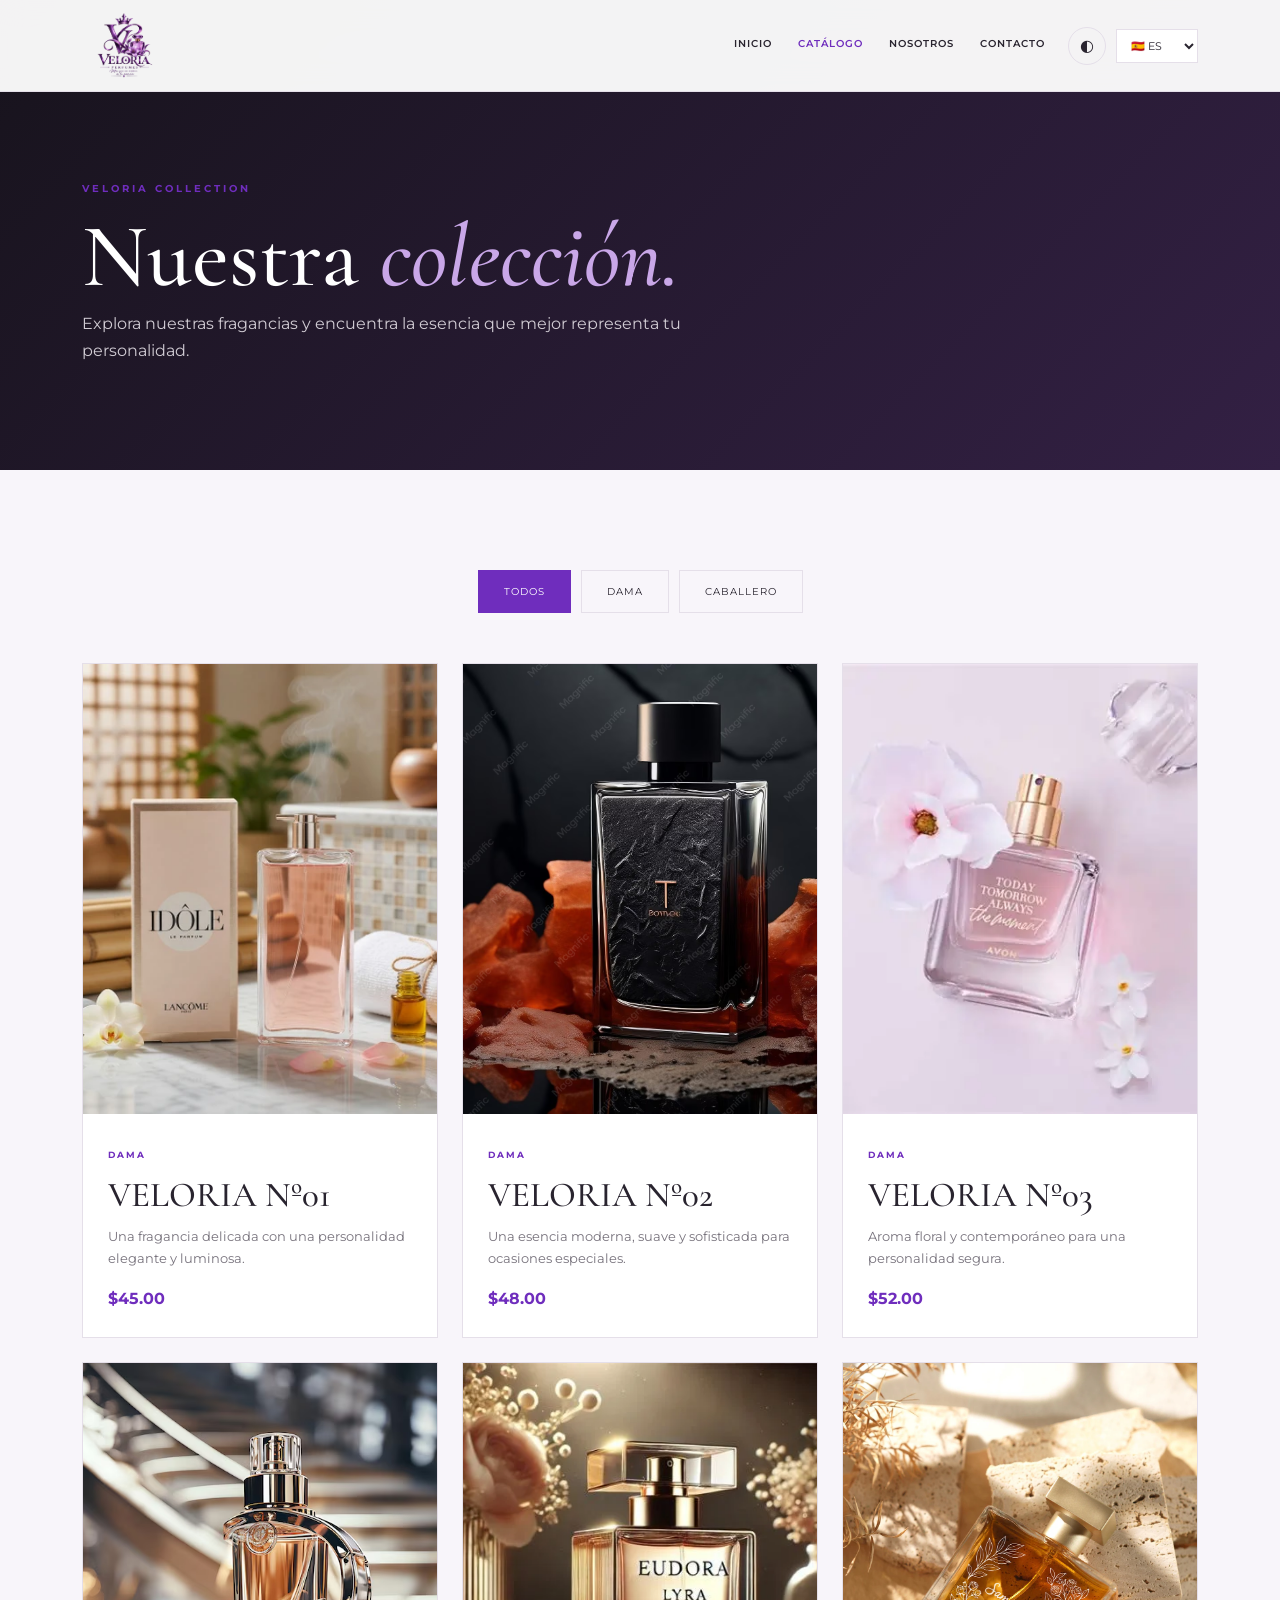
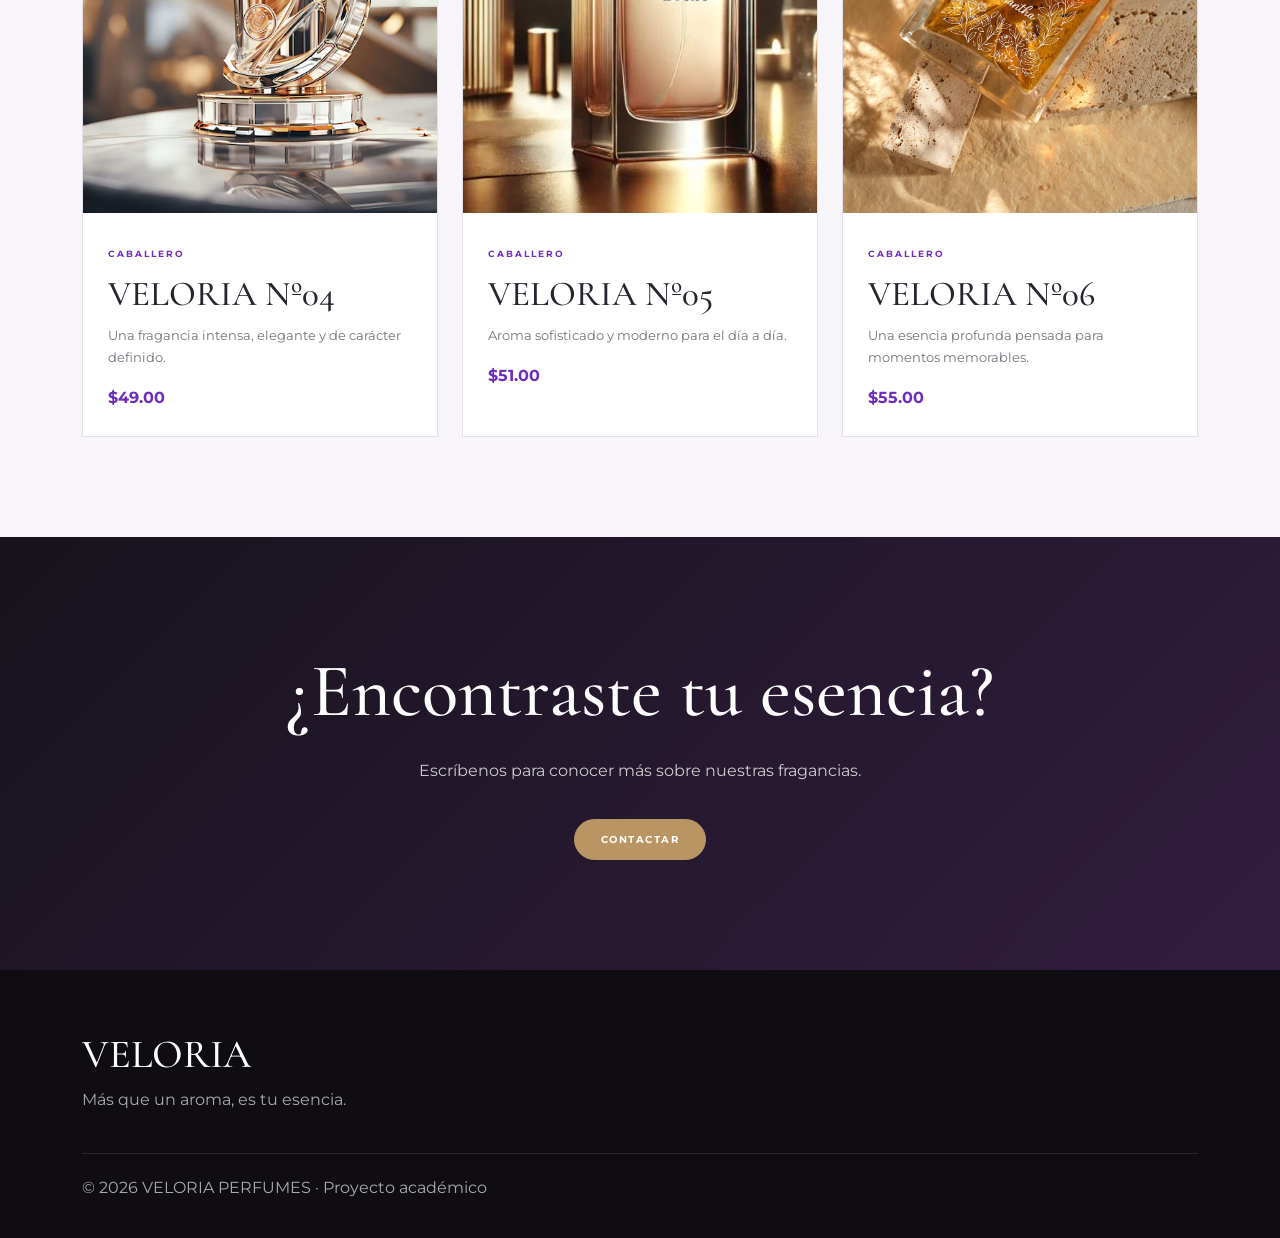
<file: catalogo.html>
<!DOCTYPE html>
<html lang="es">
<head>
    <meta charset="UTF-8">
    <meta name="viewport" content="width=device-width, initial-scale=1.0">

    <title>VELORIA | Catálogo</title>

    <link rel="preconnect" href="https://fonts.googleapis.com">
    <link rel="preconnect" href="https://fonts.gstatic.com" crossorigin>

    <link href="https://fonts.googleapis.com/css2?family=Cormorant+Garamond:wght@400;500;600;700&family=Montserrat:wght@300;400;500;600;700&display=swap" rel="stylesheet">

    <link href="https://cdn.jsdelivr.net/npm/bootstrap@5.3.3/dist/css/bootstrap.min.css" rel="stylesheet">

    <link rel="stylesheet" href="style.css">
</head>

<body>

<nav class="navbar navbar-expand-lg fixed-top veloria-navbar">
    <div class="container">

        <a class="navbar-brand" href="index.html">
            <img src="./img/43ada241-5967-4d22-9099-e7e84b31c5b8.png" alt="VELORIA PERFUMES" class="logo">
        </a>

        <button class="navbar-toggler"
                type="button"
                data-bs-toggle="collapse"
                data-bs-target="#menu">
            <span class="navbar-toggler-icon"></span>
        </button>

        <div class="collapse navbar-collapse" id="menu">

            <ul class="navbar-nav ms-auto">

                <li class="nav-item">
                    <a class="nav-link" href="index.html">Inicio</a>
                </li>

                <li class="nav-item">
                    <a class="nav-link active" href="catalogo.html">Catálogo</a>
                </li>

                <li class="nav-item">
                    <a class="nav-link" href="javascript.html">Nosotros</a>
                </li>

                <li class="nav-item">
                    <a class="nav-link" href="contacto.html">Contacto</a>
                </li>

                <li class="nav-item">
                    <button id="themeToggle" class="theme-button">◐</button>
                </li>

                <li class="nav-item language-item">
                    <label class="visually-hidden" for="languageSelect">Idioma / Language</label>
                    <select id="languageSelect" class="language-select" aria-label="Idioma / Language">
                        <option value="es">🇪🇸 ES</option>
                        <option value="en">🇬🇧 EN</option>
                    </select>
                </li>

            </ul>

        </div>
    </div>
</nav>


<header class="page-header">

    <div class="container">

        <p class="eyebrow">VELORIA COLLECTION</p>

        <h1>
            Nuestra <em>colección.</em>
        </h1>

        <p>
            Explora nuestras fragancias y encuentra la esencia
            que mejor representa tu personalidad.
        </p>

    </div>

</header>


<section class="section">

    <div class="container">

        <div class="filter-buttons">

            <button class="filter-btn active"
                    data-filter="todos">
                Todos
            </button>

            <button class="filter-btn"
                    data-filter="dama">
                Dama
            </button>

            <button class="filter-btn"
                    data-filter="caballero">
                Caballero
            </button>

        </div>


        <div class="row g-4">

            <div class="col-md-6 col-lg-4 product-item"
                 data-category="dama">

                <div class="product-card">

                    <img src="./img/fragancia 1.webp"
                         alt="VELORIA Nº01">

                    <div class="product-info">

                        <span>DAMA</span>

                        <h2>VELORIA Nº01</h2>

                        <p>
                            Una fragancia delicada con una
                            personalidad elegante y luminosa.
                        </p>

                        <strong>$45.00</strong>

                    </div>

                </div>

            </div>


            <div class="col-md-6 col-lg-4 product-item"
                 data-category="dama">

                <div class="product-card">

                    <img src="./img/fragancia 22.avif"
                         alt="VELORIA Nº02">

                    <div class="product-info">

                        <span>DAMA</span>

                        <h2>VELORIA Nº02</h2>

                        <p>
                            Una esencia moderna, suave y
                            sofisticada para ocasiones especiales.
                        </p>

                        <strong>$48.00</strong>

                    </div>

                </div>

            </div>


            <div class="col-md-6 col-lg-4 product-item"
                 data-category="dama">

                <div class="product-card">

                    <img src="./img/fragancia 3.webp"
                         alt="VELORIA Nº03">

                    <div class="product-info">

                        <span>DAMA</span>

                        <h2>VELORIA Nº03</h2>

                        <p>
                            Aroma floral y contemporáneo
                            para una personalidad segura.
                        </p>

                        <strong>$52.00</strong>

                    </div>

                </div>

            </div>


            <div class="col-md-6 col-lg-4 product-item"
                 data-category="caballero">

                <div class="product-card">

                    <img src="./img/fragancia 4.avif"
                         alt="VELORIA Nº04">

                    <div class="product-info">

                        <span>CABALLERO</span>

                        <h2>VELORIA Nº04</h2>

                        <p>
                            Una fragancia intensa, elegante
                            y de carácter definido.
                        </p>

                        <strong>$49.00</strong>

                    </div>

                </div>

            </div>


            <div class="col-md-6 col-lg-4 product-item"
                 data-category="caballero">

                <div class="product-card">

                    <img src="./img/fragancia 5.webp"
                         alt="VELORIA Nº05">

                    <div class="product-info">

                        <span>CABALLERO</span>

                        <h2>VELORIA Nº05</h2>

                        <p>
                            Aroma sofisticado y moderno
                            para el día a día.
                        </p>

                        <strong>$51.00</strong>

                    </div>

                </div>

            </div>


            <div class="col-md-6 col-lg-4 product-item"
                 data-category="caballero">

                <div class="product-card">

                    <img src="./img/fragancia 6.webp"
                         alt="VELORIA Nº06">

                    <div class="product-info">

                        <span>CABALLERO</span>

                        <h2>VELORIA Nº06</h2>

                        <p>
                            Una esencia profunda pensada
                            para momentos memorables.
                        </p>

                        <strong>$55.00</strong>

                    </div>

                </div>

            </div>

        </div>

    </div>

</section>


<section class="cta-section">

    <div class="container text-center">

        <h2>
            ¿Encontraste tu esencia?
        </h2>

        <p>
            Escríbenos para conocer más sobre nuestras fragancias.
        </p>

        <a href="contacto.html" class="btn btn-veloria">
            Contactar
        </a>

    </div>

</section>


<footer class="footer">

    <div class="container">

        <h3>VELORIA</h3>

        <p>
            Más que un aroma, es tu esencia.
        </p>

        <div class="footer-bottom">
            <p>© 2026 VELORIA PERFUMES · Proyecto académico</p>
        </div>

    </div>

</footer>


<script src="https://cdn.jsdelivr.net/npm/bootstrap@5.3.3/dist/js/bootstrap.bundle.min.js"></script>
<script src="language.js"></script>
<script src="script.js"></script>

</body>
</html>
</file>
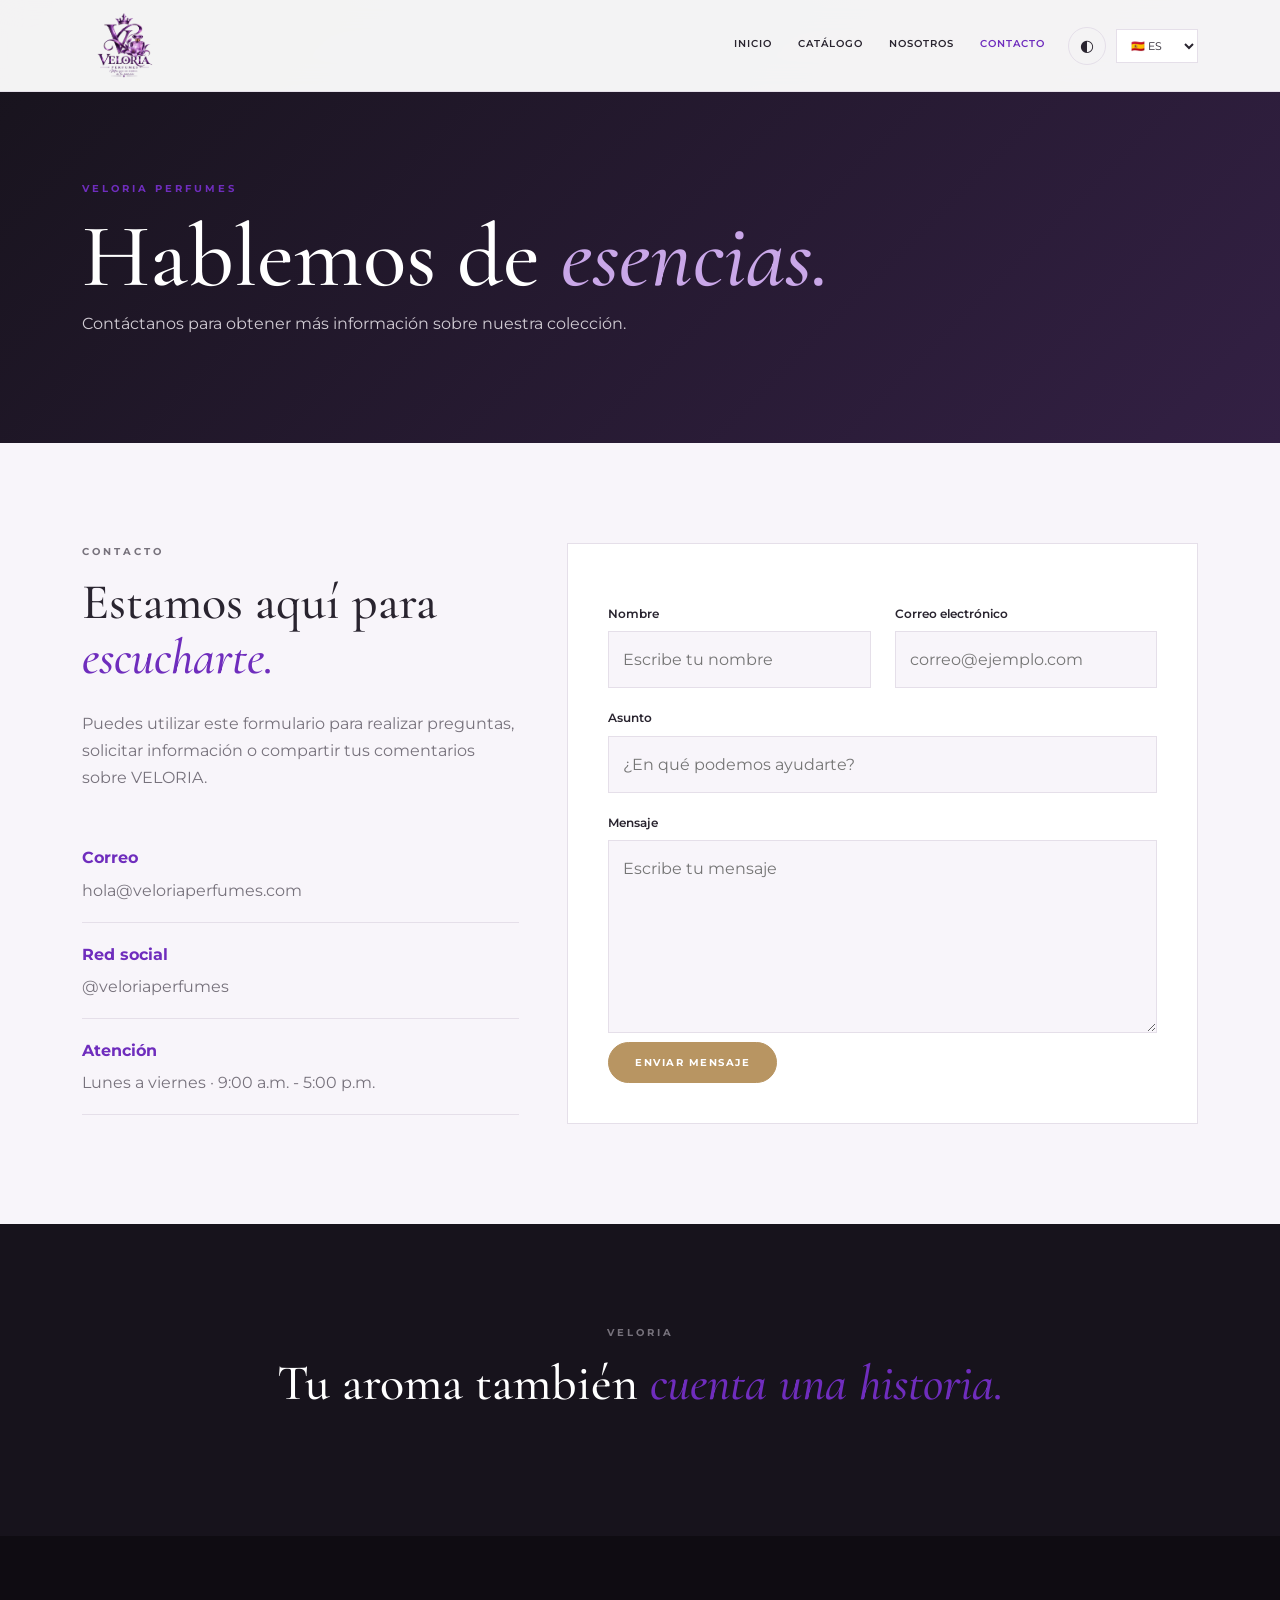
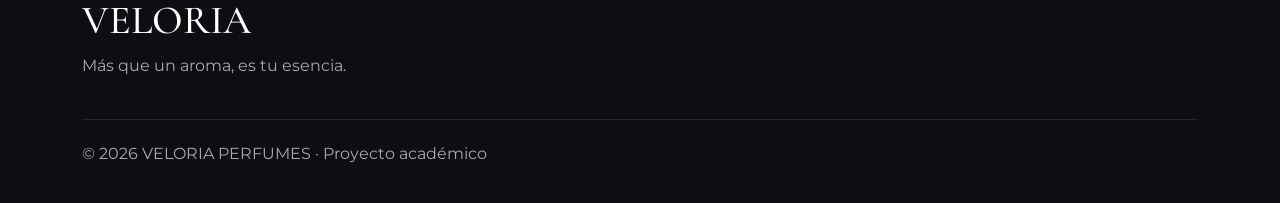
<file: contacto.html>
<!DOCTYPE html>
<html lang="es">
<head>

    <meta charset="UTF-8">
    <meta name="viewport" content="width=device-width, initial-scale=1.0">

    <title>VELORIA | Contacto</title>

    <link rel="preconnect" href="https://fonts.googleapis.com">
    <link rel="preconnect" href="https://fonts.gstatic.com" crossorigin>

    <link href="https://fonts.googleapis.com/css2?family=Cormorant+Garamond:wght@400;500;600;700&family=Montserrat:wght@300;400;500;600;700&display=swap" rel="stylesheet">

    <link href="https://cdn.jsdelivr.net/npm/bootstrap@5.3.3/dist/css/bootstrap.min.css" rel="stylesheet">

    <link rel="stylesheet" href="style.css">

</head>

<body>

<nav class="navbar navbar-expand-lg fixed-top veloria-navbar">

    <div class="container">

        <a class="navbar-brand" href="index.html">
            <img src="./img/43ada241-5967-4d22-9099-e7e84b31c5b8.png" class="logo" alt="VELORIA">
        </a>

        <button class="navbar-toggler"
                type="button"
                data-bs-toggle="collapse"
                data-bs-target="#menu">

            <span class="navbar-toggler-icon"></span>

        </button>

        <div class="collapse navbar-collapse" id="menu">

            <ul class="navbar-nav ms-auto">

                <li class="nav-item"><a class="nav-link" href="index.html">Inicio</a></li>
                <li class="nav-item"><a class="nav-link" href="catalogo.html">Catálogo</a></li>
                <li class="nav-item"><a class="nav-link" href="javascript.html">Nosotros</a></li>
                <li class="nav-item"><a class="nav-link active" href="contacto.html">Contacto</a></li>

                <li class="nav-item">
                    <button id="themeToggle" class="theme-button">◐</button>
                </li>

                <li class="nav-item language-item">
                    <label class="visually-hidden" for="languageSelect">Idioma / Language</label>
                    <select id="languageSelect" class="language-select" aria-label="Idioma / Language">
                        <option value="es">🇪🇸 ES</option>
                        <option value="en">🇬🇧 EN</option>
                    </select>
                </li>

            </ul>

        </div>

    </div>

</nav>


<header class="page-header">

    <div class="container">

        <p class="eyebrow">VELORIA PERFUMES</p>

        <h1>
            Hablemos de <em>esencias.</em>
        </h1>

        <p>
            Contáctanos para obtener más información sobre nuestra colección.
        </p>

    </div>

</header>


<section class="section">

    <div class="container">

        <div class="row g-5">

            <div class="col-lg-5">

                <p class="eyebrow">
                    CONTACTO
                </p>

                <h2>
                    Estamos aquí para
                    <em>escucharte.</em>
                </h2>

                <p>
                    Puedes utilizar este formulario para realizar
                    preguntas, solicitar información o compartir
                    tus comentarios sobre VELORIA.
                </p>


                <div class="contact-details">

                    <div>
                        <strong>Correo</strong>
                        <p>hola@veloriaperfumes.com</p>
                    </div>

                    <div>
                        <strong>Red social</strong>
                        <p>@veloriaperfumes</p>
                    </div>

                    <div>
                        <strong>Atención</strong>
                        <p>Lunes a viernes · 9:00 a.m. - 5:00 p.m.</p>
                    </div>

                </div>

            </div>


            <div class="col-lg-7">

                <form id="contactForm" class="contact-form">

                    <div class="row">

                        <div class="col-md-6">

                            <label for="nombre">
                                Nombre
                            </label>

                            <input type="text"
                                   id="nombre"
                                   required
                                   placeholder="Escribe tu nombre">

                        </div>


                        <div class="col-md-6">

                            <label for="correo">
                                Correo electrónico
                            </label>

                            <input type="email"
                                   id="correo"
                                   required
                                   placeholder="correo@ejemplo.com">

                        </div>

                    </div>


                    <label for="asunto">
                        Asunto
                    </label>

                    <input type="text"
                           id="asunto"
                           required
                           placeholder="¿En qué podemos ayudarte?">


                    <label for="mensaje">
                        Mensaje
                    </label>

                    <textarea id="mensaje"
                              rows="6"
                              required
                              placeholder="Escribe tu mensaje"></textarea>


                    <button type="submit"
                            class="btn btn-veloria">
                        Enviar mensaje
                    </button>


                    <div id="formMessage"
                         class="form-message">
                    </div>

                </form>

            </div>

        </div>

    </div>

</section>


<section class="section section-dark">

    <div class="container text-center">

        <p class="eyebrow">
            VELORIA
        </p>

        <h2>
            Tu aroma también
            <em>cuenta una historia.</em>
        </h2>

    </div>

</section>


<footer class="footer">

    <div class="container">

        <h3>VELORIA</h3>

        <p>Más que un aroma, es tu esencia.</p>

        <div class="footer-bottom">
            <p>© 2026 VELORIA PERFUMES · Proyecto académico</p>
        </div>

    </div>

</footer>


<script src="https://cdn.jsdelivr.net/npm/bootstrap@5.3.3/dist/js/bootstrap.bundle.min.js"></script>

<script src="language.js"></script>
<script src="script.js"></script>

</body>
</html>
</file>
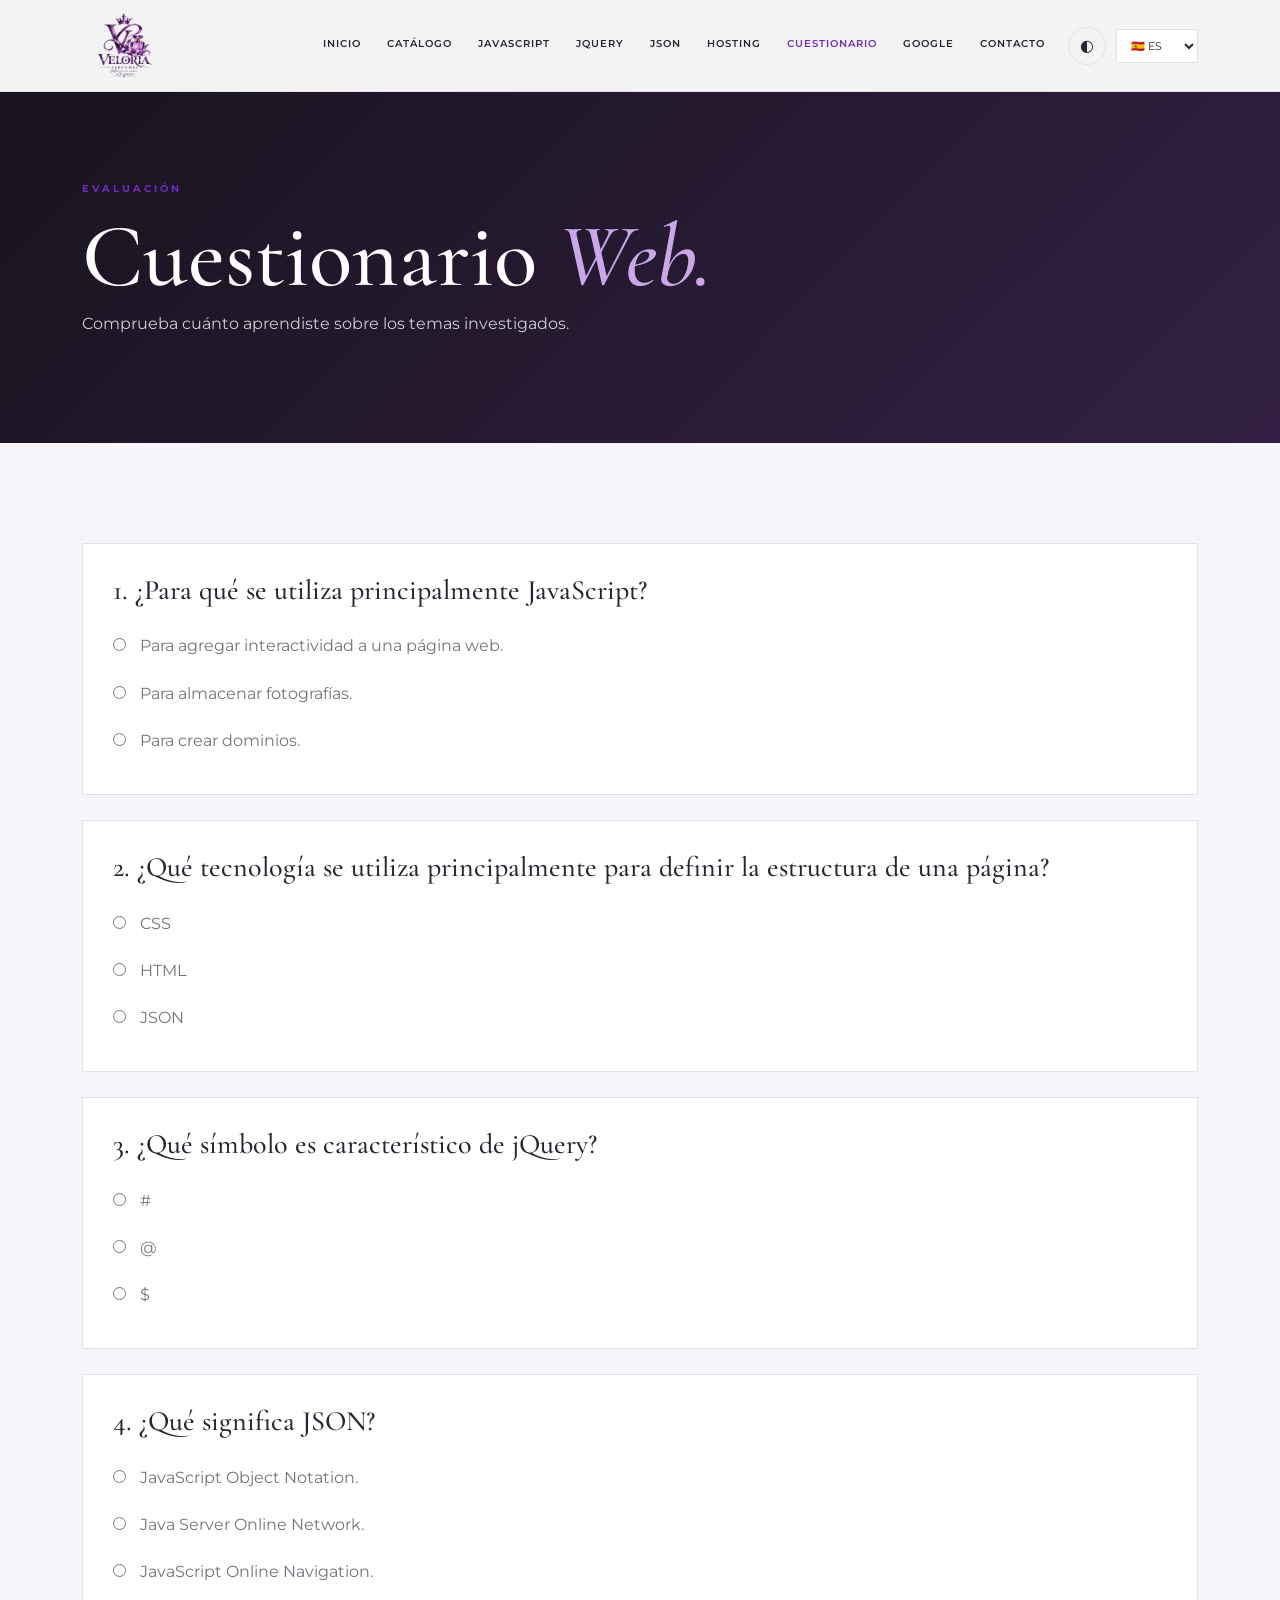
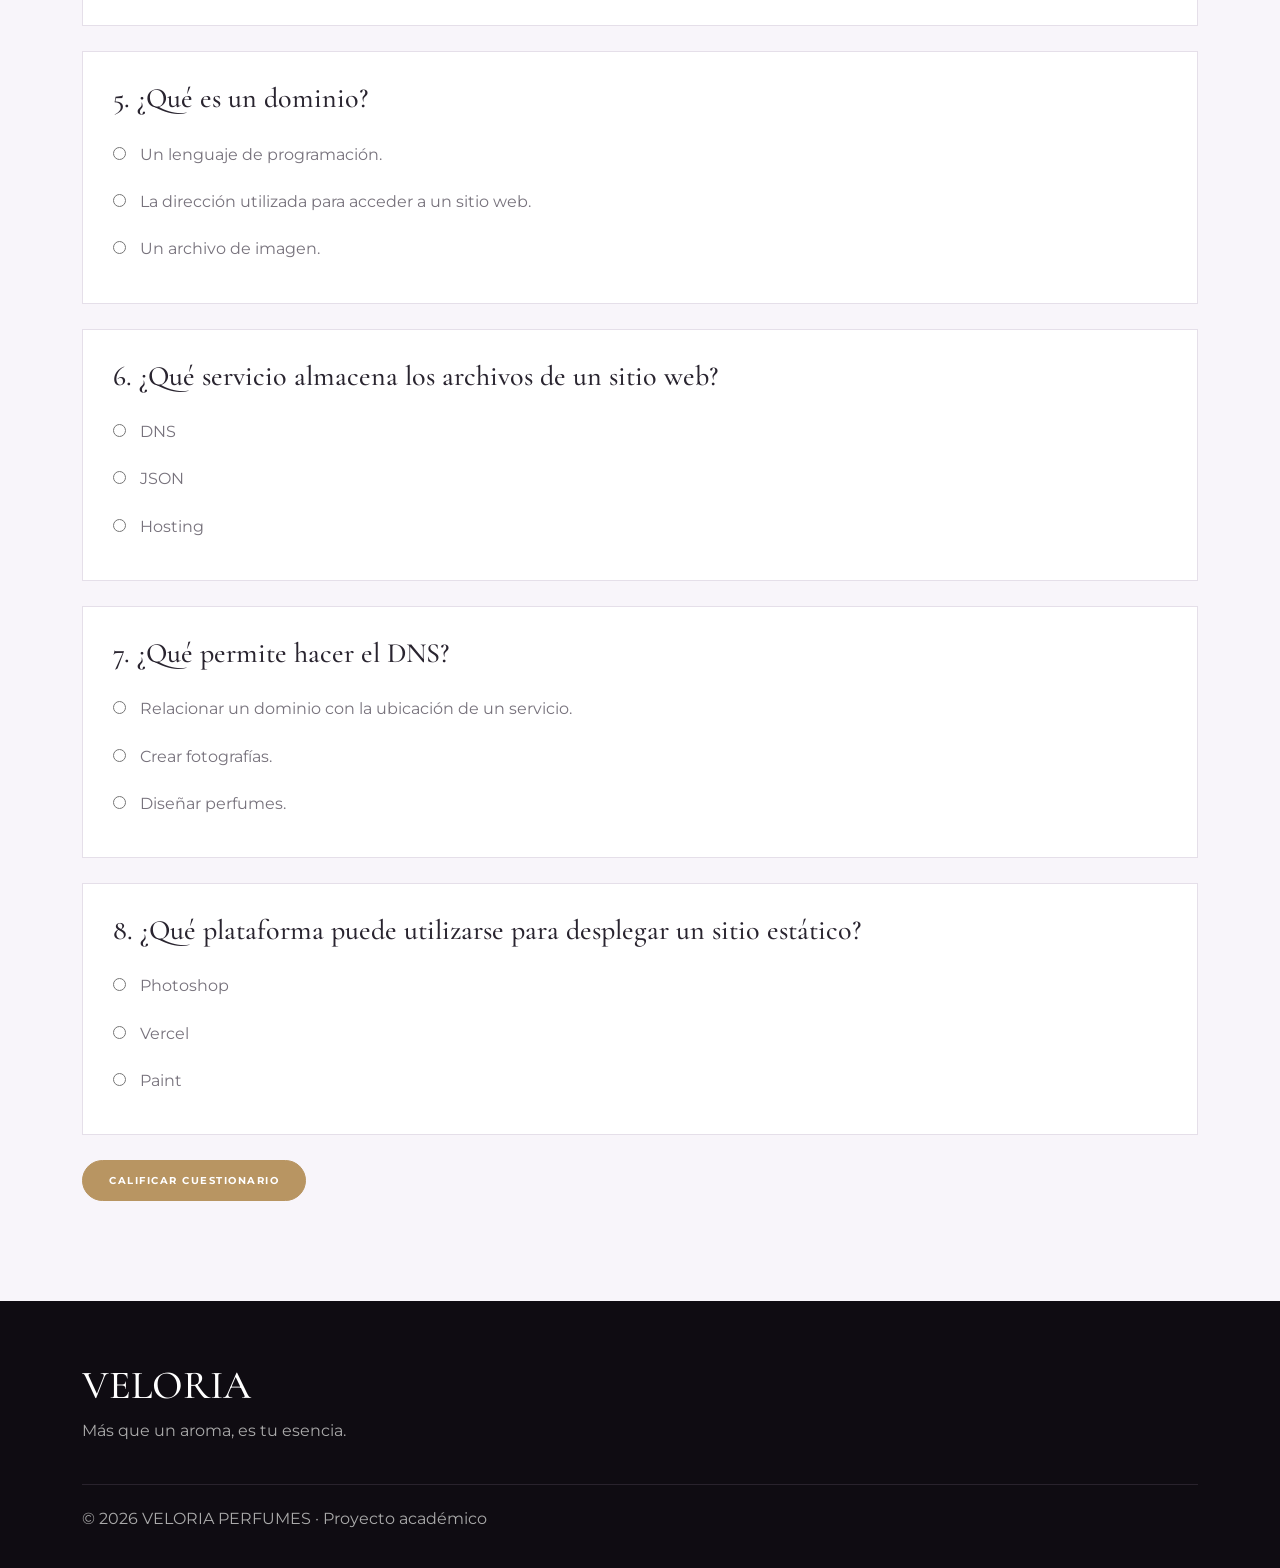
<file: cuestionario.html>
<!DOCTYPE html>
<html lang="es">
<head>

    <meta charset="UTF-8">
    <meta name="viewport" content="width=device-width, initial-scale=1.0">

    <title>VELORIA | Cuestionario Web</title>

    <link rel="preconnect" href="https://fonts.googleapis.com">
    <link rel="preconnect" href="https://fonts.gstatic.com" crossorigin">

    <link href="https://fonts.googleapis.com/css2?family=Cormorant+Garamond:wght@400;500;600;700&family=Montserrat:wght@300;400;500;600;700&display=swap" rel="stylesheet">

    <link href="https://cdn.jsdelivr.net/npm/bootstrap@5.3.3/dist/css/bootstrap.min.css" rel="stylesheet">

    <link rel="stylesheet" href="style.css">

</head>

<body>

<nav class="navbar navbar-expand-lg fixed-top veloria-navbar">

    <div class="container">

        <a class="navbar-brand" href="index.html">
            <img src="./img/43ada241-5967-4d22-9099-e7e84b31c5b8.png" class="logo" alt="VELORIA">
        </a>

        <button class="navbar-toggler"
                type="button"
                data-bs-toggle="collapse"
                data-bs-target="#menu">

            <span class="navbar-toggler-icon"></span>

        </button>

        <div class="collapse navbar-collapse" id="menu">

            <ul class="navbar-nav ms-auto">

                <li class="nav-item"><a class="nav-link" href="index.html">Inicio</a></li>
                <li class="nav-item"><a class="nav-link" href="catalogo.html">Catálogo</a></li>
                <li class="nav-item"><a class="nav-link" href="javascript.html">JavaScript</a></li>
                <li class="nav-item"><a class="nav-link" href="jquery.html">jQuery</a></li>
                <li class="nav-item"><a class="nav-link" href="json.html">JSON</a></li>
                <li class="nav-item"><a class="nav-link" href="hosting.html">Hosting</a></li>
                <li class="nav-item"><a class="nav-link active" href="cuestionario.html">Cuestionario</a></li>
                <li class="nav-item"><a class="nav-link" href="google.html">Google</a></li>
                <li class="nav-item"><a class="nav-link" href="contacto.html">Contacto</a></li>

                <li class="nav-item">
                    <button id="themeToggle" class="theme-button">◐</button>
                </li>

                <li class="nav-item language-item">
                    <label class="visually-hidden" for="languageSelect">Idioma / Language</label>
                    <select id="languageSelect" class="language-select" aria-label="Idioma / Language">
                        <option value="es">🇪🇸 ES</option>
                        <option value="en">🇬🇧 EN</option>
                    </select>
                </li>

            </ul>

        </div>

    </div>

</nav>


<header class="page-header">

    <div class="container">

        <p class="eyebrow">EVALUACIÓN</p>

        <h1>
            Cuestionario <em>Web.</em>
        </h1>

        <p>
            Comprueba cuánto aprendiste sobre los temas investigados.
        </p>

    </div>

</header>


<section class="section">

    <div class="container">

        <form id="quizForm">


            <div class="quiz-card">

                <h3>1. ¿Para qué se utiliza principalmente JavaScript?</h3>

                <label>
                    <input type="radio" name="q1" value="a">
                    Para agregar interactividad a una página web.
                </label>

                <label>
                    <input type="radio" name="q1" value="b">
                    Para almacenar fotografías.
                </label>

                <label>
                    <input type="radio" name="q1" value="c">
                    Para crear dominios.
                </label>

                <div id="q1-feedback"></div>

            </div>


            <div class="quiz-card">

                <h3>2. ¿Qué tecnología se utiliza principalmente para definir la estructura de una página?</h3>

                <label>
                    <input type="radio" name="q2" value="a">
                    CSS
                </label>

                <label>
                    <input type="radio" name="q2" value="b">
                    HTML
                </label>

                <label>
                    <input type="radio" name="q2" value="c">
                    JSON
                </label>

                <div id="q2-feedback"></div>

            </div>


            <div class="quiz-card">

                <h3>3. ¿Qué símbolo es característico de jQuery?</h3>

                <label>
                    <input type="radio" name="q3" value="a">
                    #
                </label>

                <label>
                    <input type="radio" name="q3" value="b">
                    @
                </label>

                <label>
                    <input type="radio" name="q3" value="c">
                    $
                </label>

                <div id="q3-feedback"></div>

            </div>


            <div class="quiz-card">

                <h3>4. ¿Qué significa JSON?</h3>

                <label>
                    <input type="radio" name="q4" value="a">
                    JavaScript Object Notation.
                </label>

                <label>
                    <input type="radio" name="q4" value="b">
                    Java Server Online Network.
                </label>

                <label>
                    <input type="radio" name="q4" value="c">
                    JavaScript Online Navigation.
                </label>

                <div id="q4-feedback"></div>

            </div>


            <div class="quiz-card">

                <h3>5. ¿Qué es un dominio?</h3>

                <label>
                    <input type="radio" name="q5" value="a">
                    Un lenguaje de programación.
                </label>

                <label>
                    <input type="radio" name="q5" value="b">
                    La dirección utilizada para acceder a un sitio web.
                </label>

                <label>
                    <input type="radio" name="q5" value="c">
                    Un archivo de imagen.
                </label>

                <div id="q5-feedback"></div>

            </div>


            <div class="quiz-card">

                <h3>6. ¿Qué servicio almacena los archivos de un sitio web?</h3>

                <label>
                    <input type="radio" name="q6" value="a">
                    DNS
                </label>

                <label>
                    <input type="radio" name="q6" value="b">
                    JSON
                </label>

                <label>
                    <input type="radio" name="q6" value="c">
                    Hosting
                </label>

                <div id="q6-feedback"></div>

            </div>


            <div class="quiz-card">

                <h3>7. ¿Qué permite hacer el DNS?</h3>

                <label>
                    <input type="radio" name="q7" value="a">
                    Relacionar un dominio con la ubicación de un servicio.
                </label>

                <label>
                    <input type="radio" name="q7" value="b">
                    Crear fotografías.
                </label>

                <label>
                    <input type="radio" name="q7" value="c">
                    Diseñar perfumes.
                </label>

                <div id="q7-feedback"></div>

            </div>


            <div class="quiz-card">

                <h3>8. ¿Qué plataforma puede utilizarse para desplegar un sitio estático?</h3>

                <label>
                    <input type="radio" name="q8" value="a">
                    Photoshop
                </label>

                <label>
                    <input type="radio" name="q8" value="b">
                    Vercel
                </label>

                <label>
                    <input type="radio" name="q8" value="c">
                    Paint
                </label>

                <div id="q8-feedback"></div>

            </div>


            <button type="submit" class="btn btn-veloria">
                Calificar cuestionario
            </button>


            <div id="quizResult" class="quiz-result"></div>

        </form>

    </div>

</section>


<footer class="footer">

    <div class="container">

        <h3>VELORIA</h3>

        <p>Más que un aroma, es tu esencia.</p>

        <div class="footer-bottom">
            <p>© 2026 VELORIA PERFUMES · Proyecto académico</p>
        </div>

    </div>

</footer>


<script src="https://cdn.jsdelivr.net/npm/bootstrap@5.3.3/dist/js/bootstrap.bundle.min.js"></script>

<script src="language.js"></script>
<script src="script.js"></script>

</body>
</html>
</file>
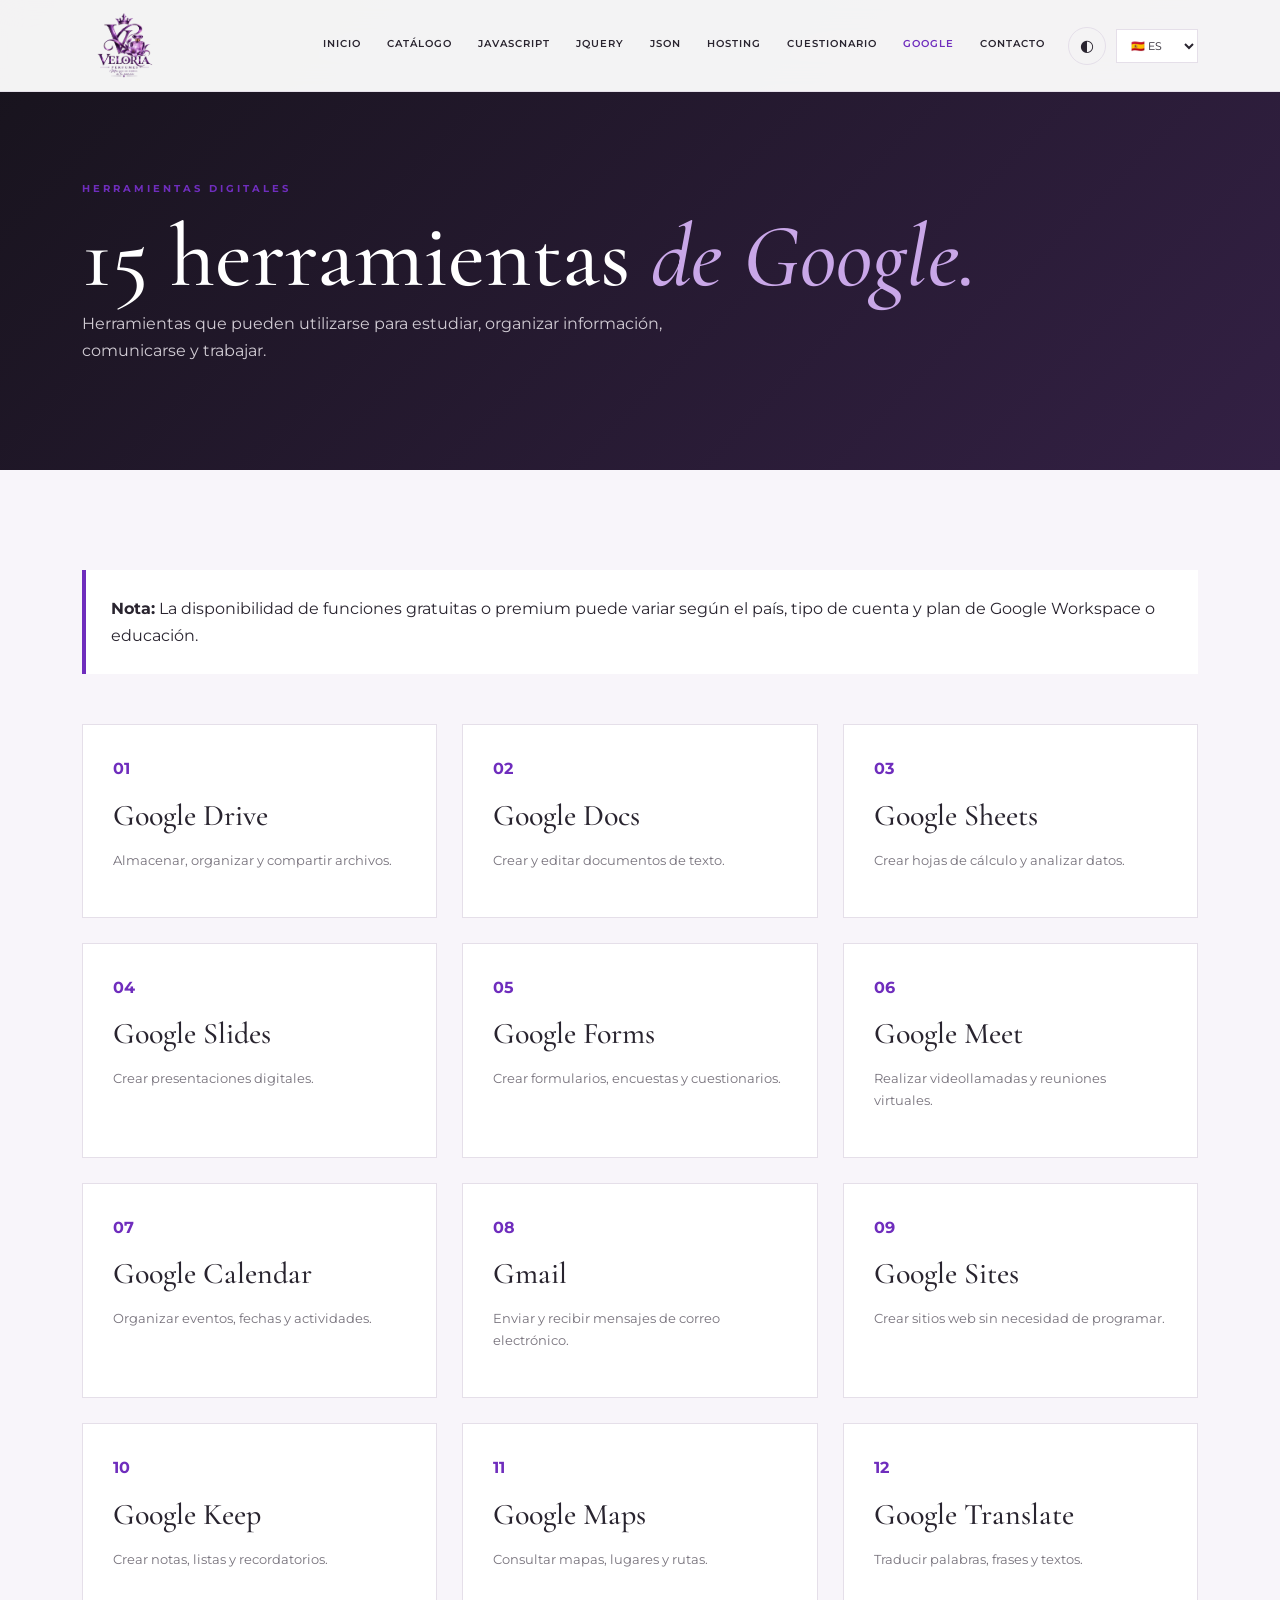
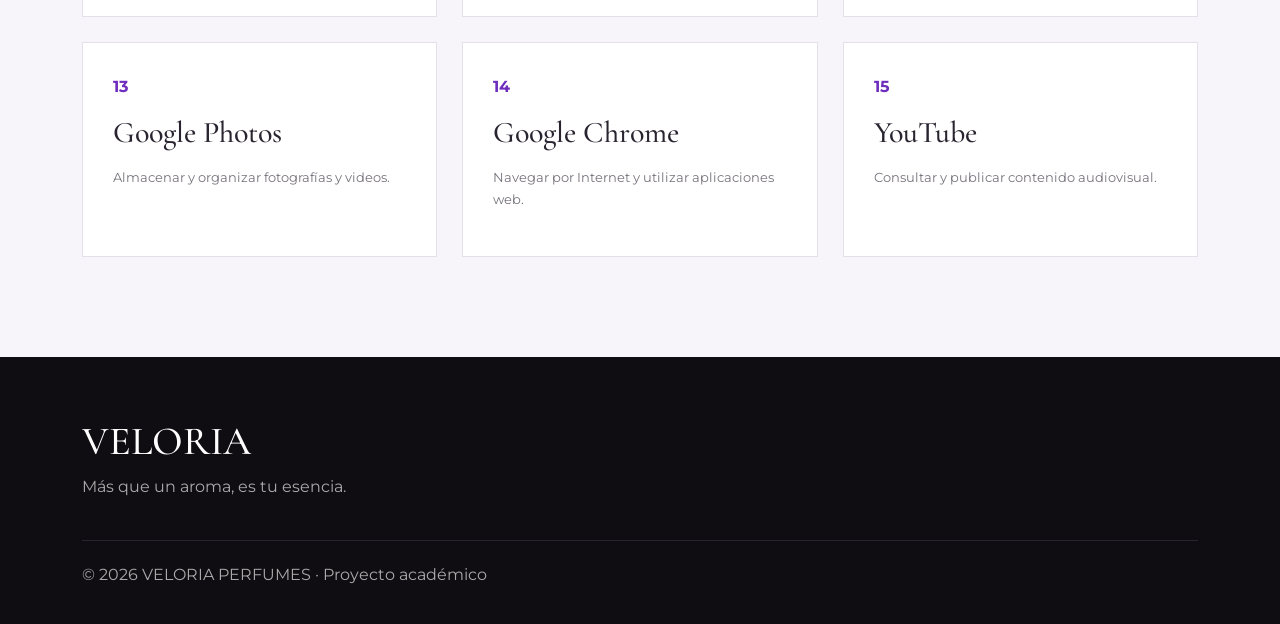
<file: google.html>
<!DOCTYPE html>
<html lang="es">
<head>

    <meta charset="UTF-8">
    <meta name="viewport" content="width=device-width, initial-scale=1.0">

    <title>VELORIA | Herramientas Google</title>

    <link rel="preconnect" href="https://fonts.googleapis.com">
    <link rel="preconnect" href="https://fonts.gstatic.com" crossorigin">

    <link href="https://fonts.googleapis.com/css2?family=Cormorant+Garamond:wght@400;500;600;700&family=Montserrat:wght@300;400;500;600;700&display=swap" rel="stylesheet">

    <link href="https://cdn.jsdelivr.net/npm/bootstrap@5.3.3/dist/css/bootstrap.min.css" rel="stylesheet">

    <link rel="stylesheet" href="style.css">

</head>

<body>

<nav class="navbar navbar-expand-lg fixed-top veloria-navbar">

    <div class="container">

        <a class="navbar-brand" href="index.html">
            <img src="./img/43ada241-5967-4d22-9099-e7e84b31c5b8.png" class="logo" alt="VELORIA">
        </a>

        <button class="navbar-toggler"
                type="button"
                data-bs-toggle="collapse"
                data-bs-target="#menu">

            <span class="navbar-toggler-icon"></span>

        </button>

        <div class="collapse navbar-collapse" id="menu">

            <ul class="navbar-nav ms-auto">

                <li class="nav-item"><a class="nav-link" href="index.html">Inicio</a></li>
                <li class="nav-item"><a class="nav-link" href="catalogo.html">Catálogo</a></li>
                <li class="nav-item"><a class="nav-link" href="javascript.html">JavaScript</a></li>
                <li class="nav-item"><a class="nav-link" href="jquery.html">jQuery</a></li>
                <li class="nav-item"><a class="nav-link" href="json.html">JSON</a></li>
                <li class="nav-item"><a class="nav-link" href="hosting.html">Hosting</a></li>
                <li class="nav-item"><a class="nav-link" href="cuestionario.html">Cuestionario</a></li>
                <li class="nav-item"><a class="nav-link active" href="google.html">Google</a></li>
                <li class="nav-item"><a class="nav-link" href="contacto.html">Contacto</a></li>

                <li class="nav-item">
                    <button id="themeToggle" class="theme-button">◐</button>
                </li>

                <li class="nav-item language-item">
                    <label class="visually-hidden" for="languageSelect">Idioma / Language</label>
                    <select id="languageSelect" class="language-select" aria-label="Idioma / Language">
                        <option value="es">🇪🇸 ES</option>
                        <option value="en">🇬🇧 EN</option>
                    </select>
                </li>

            </ul>

        </div>

    </div>

</nav>


<header class="page-header">

    <div class="container">

        <p class="eyebrow">HERRAMIENTAS DIGITALES</p>

        <h1>
            15 herramientas <em>de Google.</em>
        </h1>

        <p>
            Herramientas que pueden utilizarse para estudiar,
            organizar información, comunicarse y trabajar.
        </p>

    </div>

</header>


<section class="section">

    <div class="container">

        <div class="google-note">

            <strong>Nota:</strong>

            La disponibilidad de funciones gratuitas o premium
            puede variar según el país, tipo de cuenta y plan de
            Google Workspace o educación.

        </div>


        <div class="google-grid">


            <div class="google-card">
                <span>01</span>
                <h3>Google Drive</h3>
                <p>Almacenar, organizar y compartir archivos.</p>
            </div>


            <div class="google-card">
                <span>02</span>
                <h3>Google Docs</h3>
                <p>Crear y editar documentos de texto.</p>
            </div>


            <div class="google-card">
                <span>03</span>
                <h3>Google Sheets</h3>
                <p>Crear hojas de cálculo y analizar datos.</p>
            </div>


            <div class="google-card">
                <span>04</span>
                <h3>Google Slides</h3>
                <p>Crear presentaciones digitales.</p>
            </div>


            <div class="google-card">
                <span>05</span>
                <h3>Google Forms</h3>
                <p>Crear formularios, encuestas y cuestionarios.</p>
            </div>


            <div class="google-card">
                <span>06</span>
                <h3>Google Meet</h3>
                <p>Realizar videollamadas y reuniones virtuales.</p>
            </div>


            <div class="google-card">
                <span>07</span>
                <h3>Google Calendar</h3>
                <p>Organizar eventos, fechas y actividades.</p>
            </div>


            <div class="google-card">
                <span>08</span>
                <h3>Gmail</h3>
                <p>Enviar y recibir mensajes de correo electrónico.</p>
            </div>


            <div class="google-card">
                <span>09</span>
                <h3>Google Sites</h3>
                <p>Crear sitios web sin necesidad de programar.</p>
            </div>


            <div class="google-card">
                <span>10</span>
                <h3>Google Keep</h3>
                <p>Crear notas, listas y recordatorios.</p>
            </div>


            <div class="google-card">
                <span>11</span>
                <h3>Google Maps</h3>
                <p>Consultar mapas, lugares y rutas.</p>
            </div>


            <div class="google-card">
                <span>12</span>
                <h3>Google Translate</h3>
                <p>Traducir palabras, frases y textos.</p>
            </div>


            <div class="google-card">
                <span>13</span>
                <h3>Google Photos</h3>
                <p>Almacenar y organizar fotografías y videos.</p>
            </div>


            <div class="google-card">
                <span>14</span>
                <h3>Google Chrome</h3>
                <p>Navegar por Internet y utilizar aplicaciones web.</p>
            </div>


            <div class="google-card">
                <span>15</span>
                <h3>YouTube</h3>
                <p>Consultar y publicar contenido audiovisual.</p>
            </div>


        </div>

    </div>

</section>


<footer class="footer">

    <div class="container">

        <h3>VELORIA</h3>

        <p>Más que un aroma, es tu esencia.</p>

        <div class="footer-bottom">
            <p>© 2026 VELORIA PERFUMES · Proyecto académico</p>
        </div>

    </div>

</footer>


<script src="https://cdn.jsdelivr.net/npm/bootstrap@5.3.3/dist/js/bootstrap.bundle.min.js"></script>

<script src="language.js"></script>
<script src="script.js"></script>

</body>
</html>
</file>
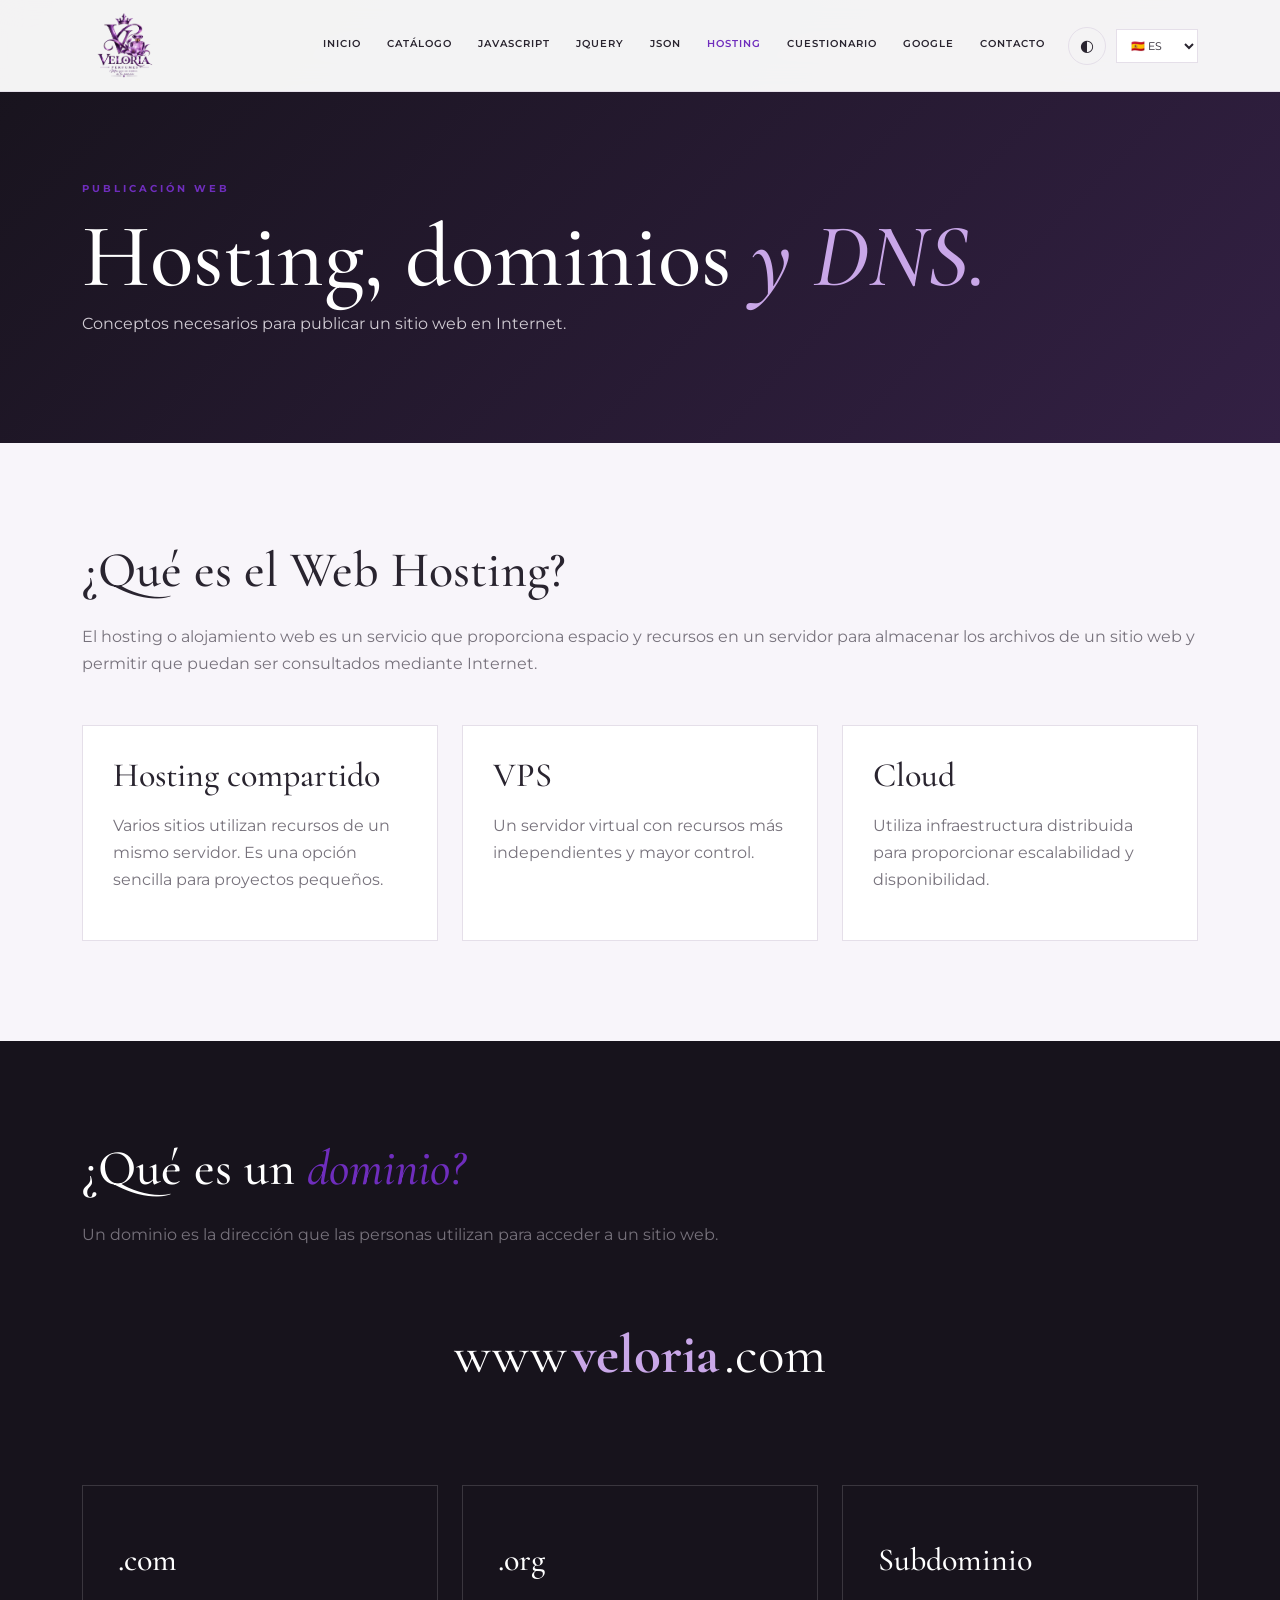
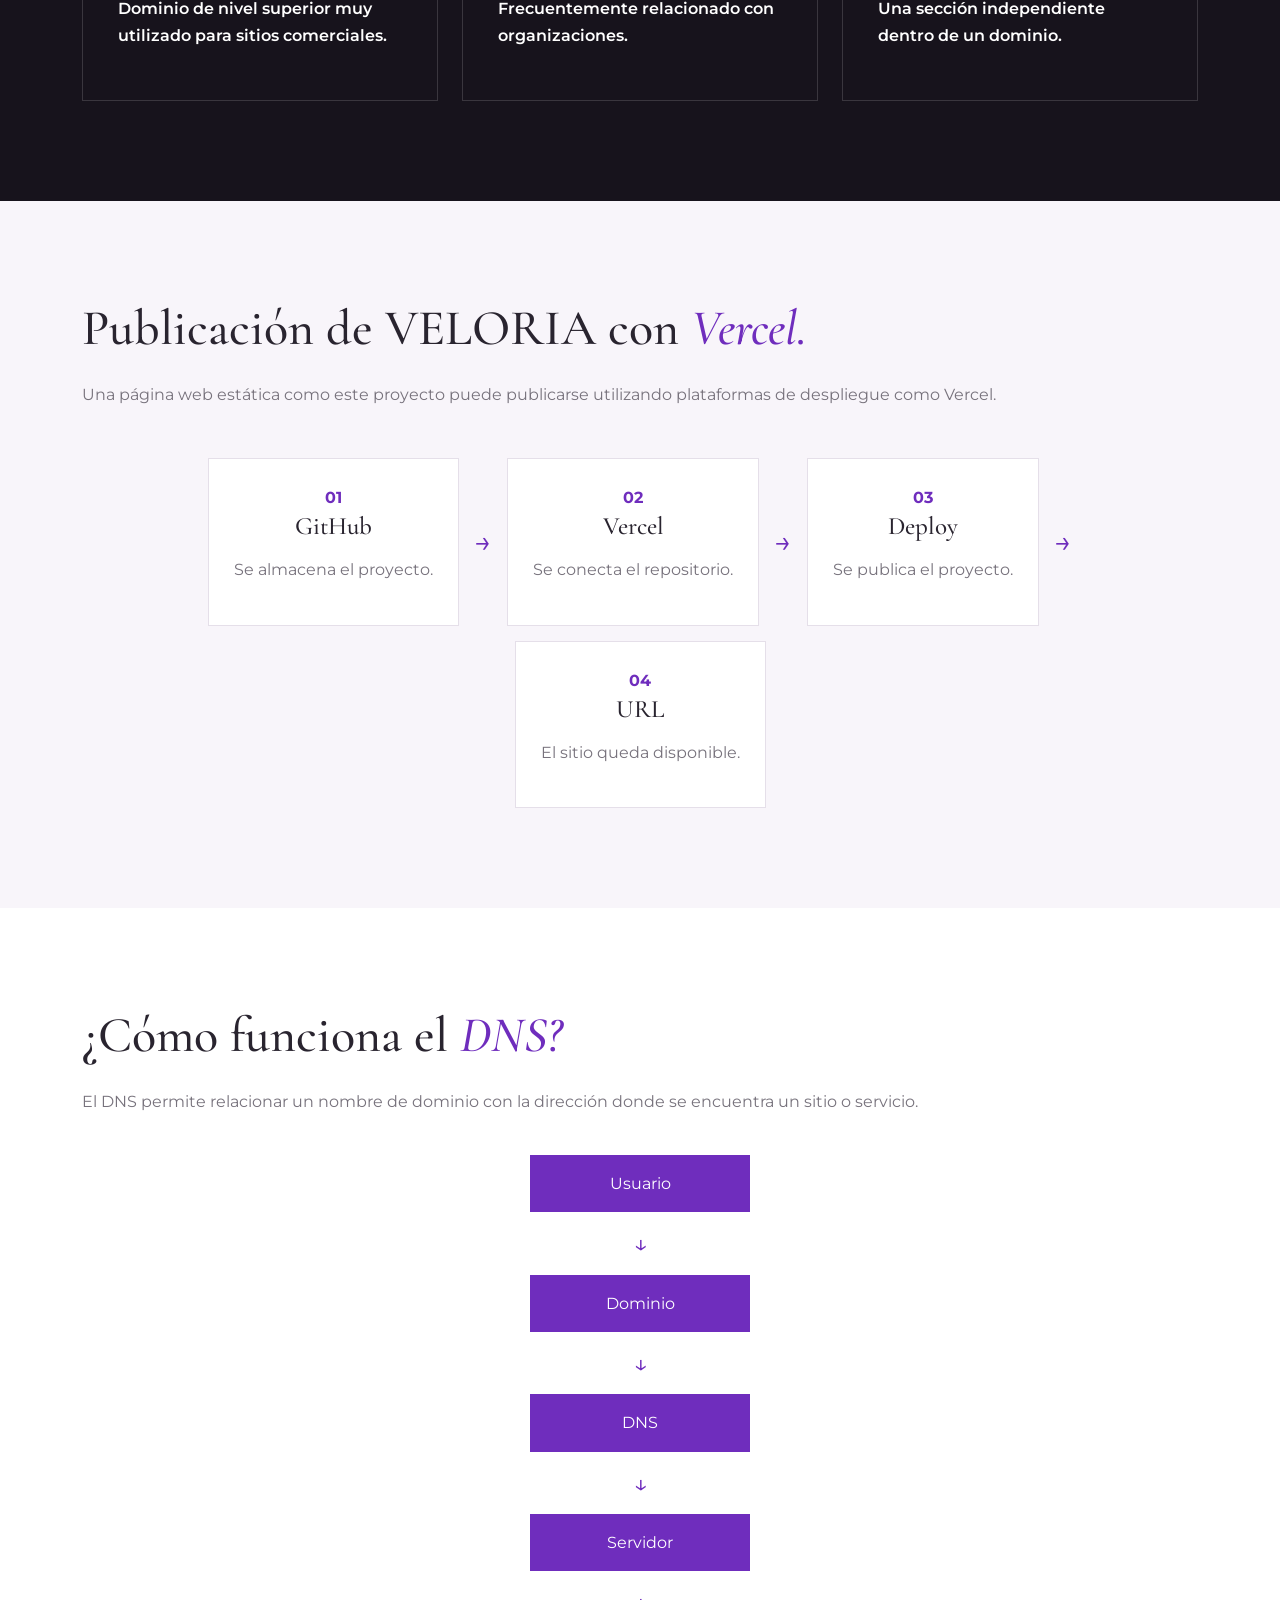
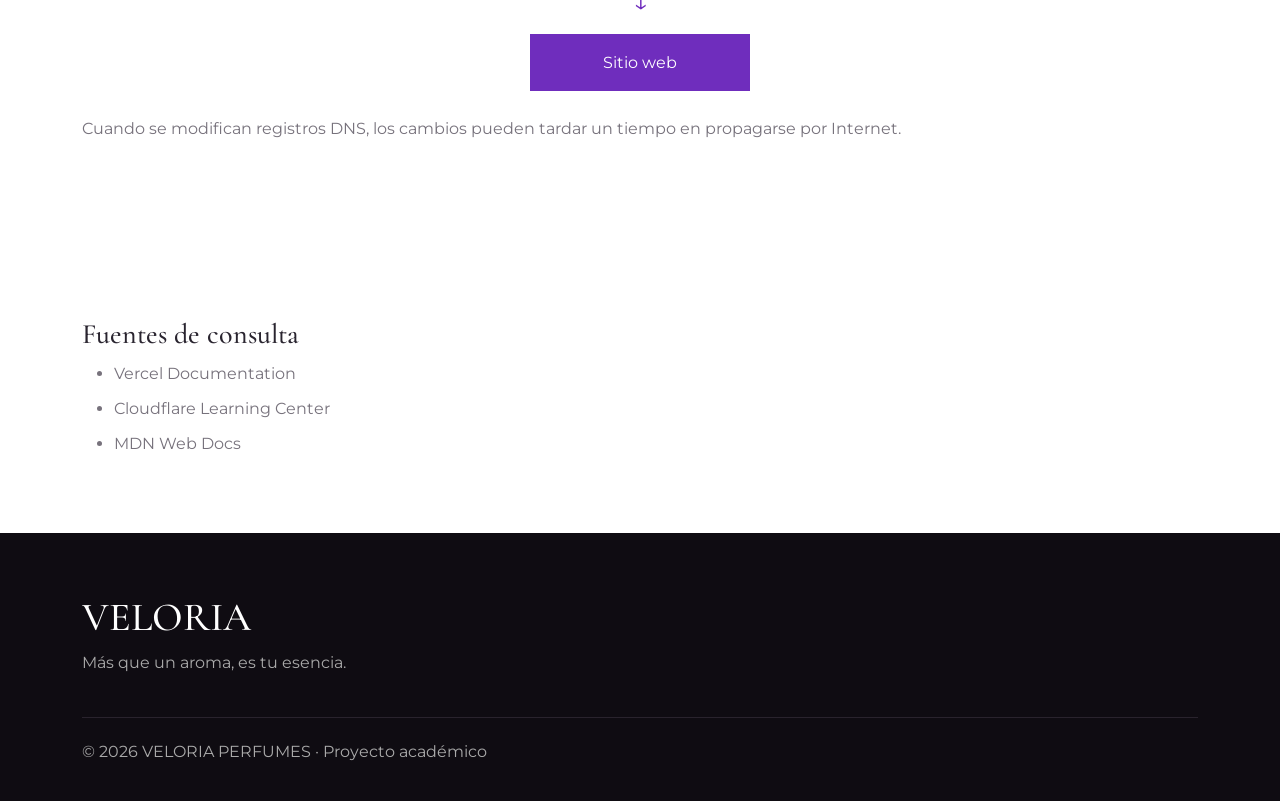
<file: hosting.html>
<!DOCTYPE html>
<html lang="es">
<head>

    <meta charset="UTF-8">
    <meta name="viewport" content="width=device-width, initial-scale=1.0">

    <title>VELORIA | Hosting y Dominios</title>

    <link rel="preconnect" href="https://fonts.googleapis.com">
    <link rel="preconnect" href="https://fonts.gstatic.com" crossorigin">

    <link href="https://fonts.googleapis.com/css2?family=Cormorant+Garamond:wght@400;500;600;700&family=Montserrat:wght@300;400;500;600;700&display=swap" rel="stylesheet">

    <link href="https://cdn.jsdelivr.net/npm/bootstrap@5.3.3/dist/css/bootstrap.min.css" rel="stylesheet">

    <link rel="stylesheet" href="style.css">

</head>

<body>

<nav class="navbar navbar-expand-lg fixed-top veloria-navbar">

    <div class="container">

        <a class="navbar-brand" href="index.html">
            <img src="./img/43ada241-5967-4d22-9099-e7e84b31c5b8.png" class="logo" alt="VELORIA">
        </a>

        <button class="navbar-toggler"
                type="button"
                data-bs-toggle="collapse"
                data-bs-target="#menu">

            <span class="navbar-toggler-icon"></span>

        </button>

        <div class="collapse navbar-collapse" id="menu">

            <ul class="navbar-nav ms-auto">

                <li class="nav-item"><a class="nav-link" href="index.html">Inicio</a></li>
                <li class="nav-item"><a class="nav-link" href="catalogo.html">Catálogo</a></li>
                <li class="nav-item"><a class="nav-link" href="javascript.html">JavaScript</a></li>
                <li class="nav-item"><a class="nav-link" href="jquery.html">jQuery</a></li>
                <li class="nav-item"><a class="nav-link" href="json.html">JSON</a></li>
                <li class="nav-item"><a class="nav-link active" href="hosting.html">Hosting</a></li>
                <li class="nav-item"><a class="nav-link" href="cuestionario.html">Cuestionario</a></li>
                <li class="nav-item"><a class="nav-link" href="google.html">Google</a></li>
                <li class="nav-item"><a class="nav-link" href="contacto.html">Contacto</a></li>

                <li class="nav-item">
                    <button id="themeToggle" class="theme-button">◐</button>
                </li>

                <li class="nav-item language-item">
                    <label class="visually-hidden" for="languageSelect">Idioma / Language</label>
                    <select id="languageSelect" class="language-select" aria-label="Idioma / Language">
                        <option value="es">🇪🇸 ES</option>
                        <option value="en">🇬🇧 EN</option>
                    </select>
                </li>

            </ul>

        </div>

    </div>

</nav>


<header class="page-header">

    <div class="container">

        <p class="eyebrow">PUBLICACIÓN WEB</p>

        <h1>
            Hosting, dominios
            <em>y DNS.</em>
        </h1>

        <p>
            Conceptos necesarios para publicar un sitio web en Internet.
        </p>

    </div>

</header>


<section class="section">

    <div class="container">

        <h2>¿Qué es el Web Hosting?</h2>

        <p>
            El hosting o alojamiento web es un servicio que proporciona
            espacio y recursos en un servidor para almacenar los archivos
            de un sitio web y permitir que puedan ser consultados mediante
            Internet.
        </p>


        <div class="row g-4 mt-4">

            <div class="col-md-4">

                <div class="info-box">

                    <h3>Hosting compartido</h3>

                    <p>
                        Varios sitios utilizan recursos de un mismo servidor.
                        Es una opción sencilla para proyectos pequeños.
                    </p>

                </div>

            </div>


            <div class="col-md-4">

                <div class="info-box">

                    <h3>VPS</h3>

                    <p>
                        Un servidor virtual con recursos más independientes
                        y mayor control.
                    </p>

                </div>

            </div>


            <div class="col-md-4">

                <div class="info-box">

                    <h3>Cloud</h3>

                    <p>
                        Utiliza infraestructura distribuida para proporcionar
                        escalabilidad y disponibilidad.
                    </p>

                </div>

            </div>

        </div>

    </div>

</section>


<section class="section section-dark">

    <div class="container">

        <h2>
            ¿Qué es un <em>dominio?</em>
        </h2>

        <p>
            Un dominio es la dirección que las personas utilizan para
            acceder a un sitio web.
        </p>


        <div class="domain-example">

            <span>www</span>
            <strong>veloria</strong>
            <span>.com</span>

        </div>


        <div class="row g-4 mt-5">

            <div class="col-md-4">

                <div class="info-card">

                    <h3>.com</h3>

                    <p>
                        Dominio de nivel superior muy utilizado
                        para sitios comerciales.
                    </p>

                </div>

            </div>

            <div class="col-md-4">

                <div class="info-card">

                    <h3>.org</h3>

                    <p>
                        Frecuentemente relacionado con organizaciones.
                    </p>

                </div>

            </div>

            <div class="col-md-4">

                <div class="info-card">

                    <h3>Subdominio</h3>

                    <p>
                        Una sección independiente dentro de un dominio.
                    </p>

                </div>

            </div>

        </div>

    </div>

</section>


<section class="section">

    <div class="container">

        <h2>
            Publicación de VELORIA con <em>Vercel.</em>
        </h2>

        <p>
            Una página web estática como este proyecto puede publicarse
            utilizando plataformas de despliegue como Vercel.
        </p>


        <div class="flow">

            <div class="flow-item">
                <span>01</span>
                <h3>GitHub</h3>
                <p>Se almacena el proyecto.</p>
            </div>

            <div class="flow-arrow">→</div>

            <div class="flow-item">
                <span>02</span>
                <h3>Vercel</h3>
                <p>Se conecta el repositorio.</p>
            </div>

            <div class="flow-arrow">→</div>

            <div class="flow-item">
                <span>03</span>
                <h3>Deploy</h3>
                <p>Se publica el proyecto.</p>
            </div>

            <div class="flow-arrow">→</div>

            <div class="flow-item">
                <span>04</span>
                <h3>URL</h3>
                <p>El sitio queda disponible.</p>
            </div>

        </div>

    </div>

</section>


<section class="section section-light">

    <div class="container">

        <h2>
            ¿Cómo funciona el <em>DNS?</em>
        </h2>

        <p>
            El DNS permite relacionar un nombre de dominio con la
            dirección donde se encuentra un sitio o servicio.
        </p>

        <div class="dns-box">

            <div>Usuario</div>

            <span>↓</span>

            <div>Dominio</div>

            <span>↓</span>

            <div>DNS</div>

            <span>↓</span>

            <div>Servidor</div>

            <span>↓</span>

            <div>Sitio web</div>

        </div>

        <p class="mt-4">
            Cuando se modifican registros DNS, los cambios pueden
            tardar un tiempo en propagarse por Internet.
        </p>

    </div>

</section>


<section class="resources-section">

    <div class="container">

        <h3>Fuentes de consulta</h3>

        <ul>
            <li>Vercel Documentation</li>
            <li>Cloudflare Learning Center</li>
            <li>MDN Web Docs</li>
        </ul>

    </div>

</section>


<footer class="footer">

    <div class="container">

        <h3>VELORIA</h3>

        <p>Más que un aroma, es tu esencia.</p>

        <div class="footer-bottom">
            <p>© 2026 VELORIA PERFUMES · Proyecto académico</p>
        </div>

    </div>

</footer>


<script src="https://cdn.jsdelivr.net/npm/bootstrap@5.3.3/dist/js/bootstrap.bundle.min.js"></script>

<script src="language.js"></script>
<script src="script.js"></script>

</body>
</html>
</file>
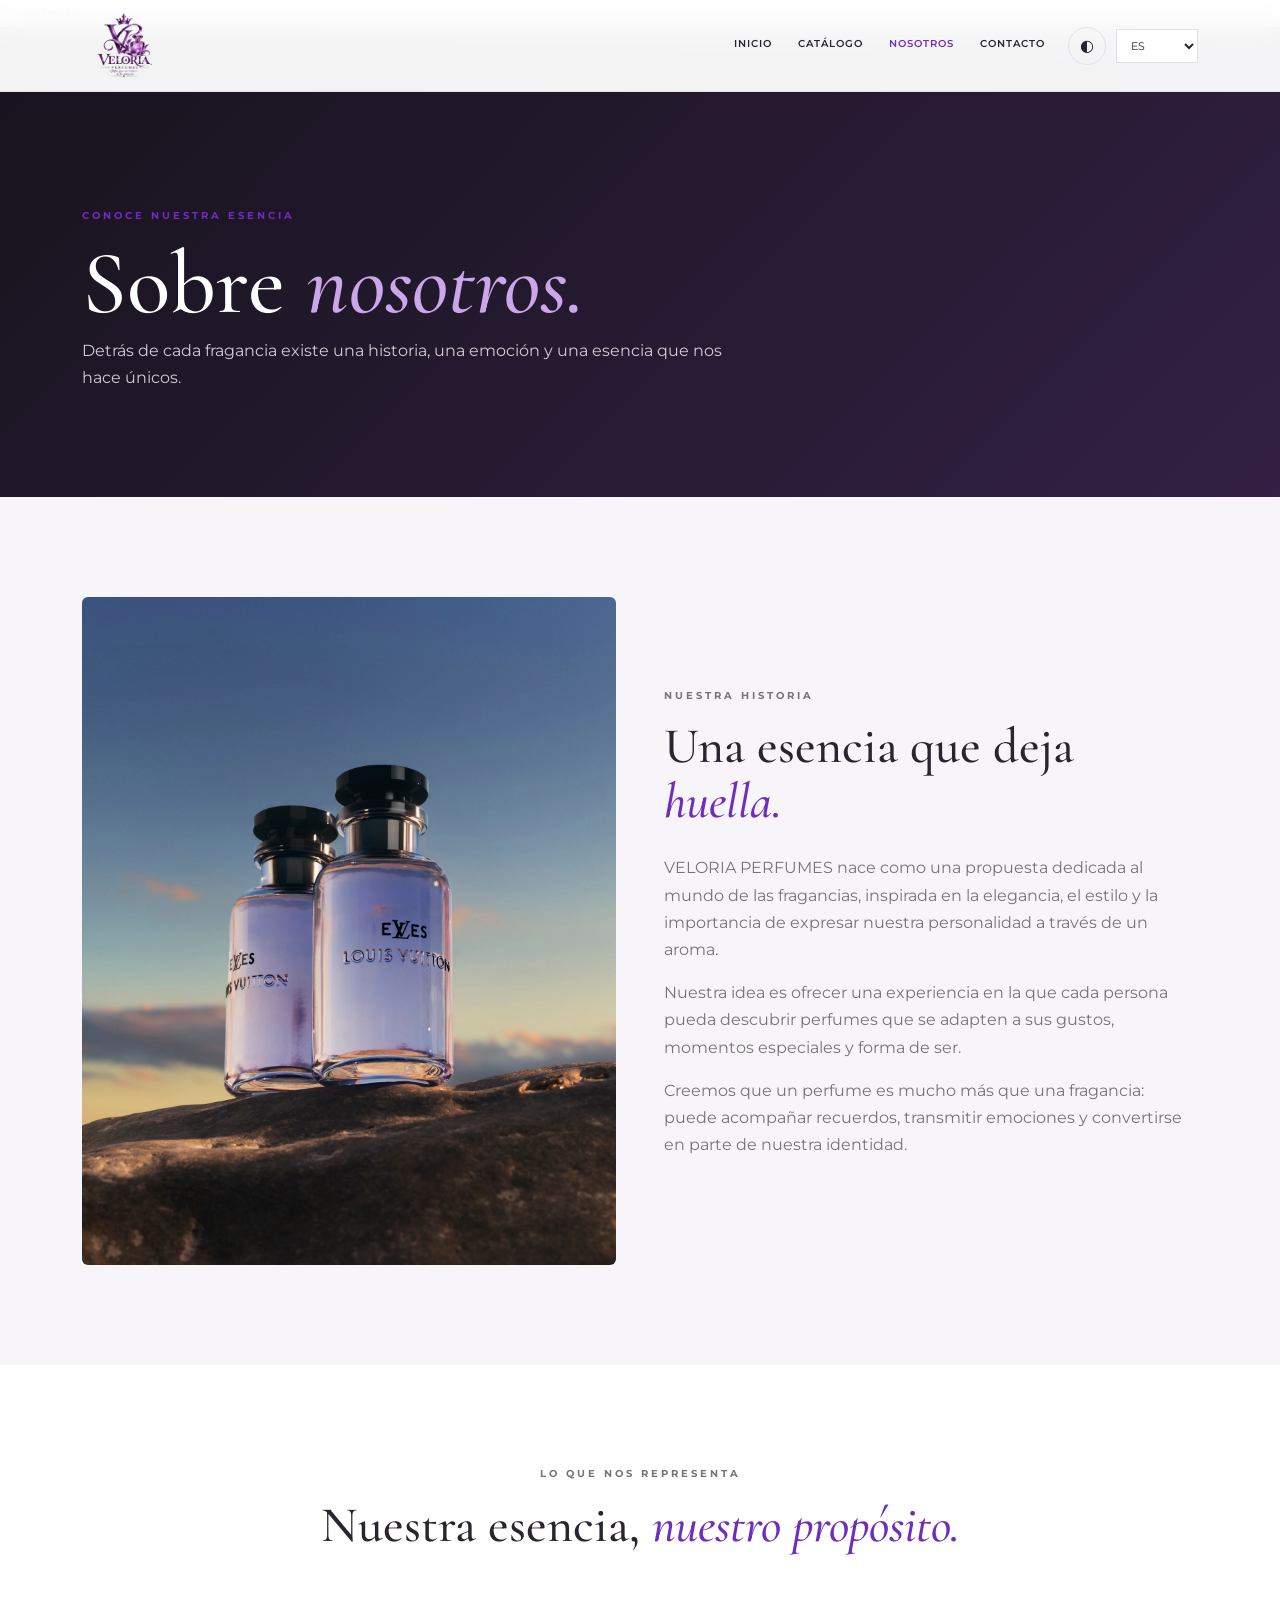
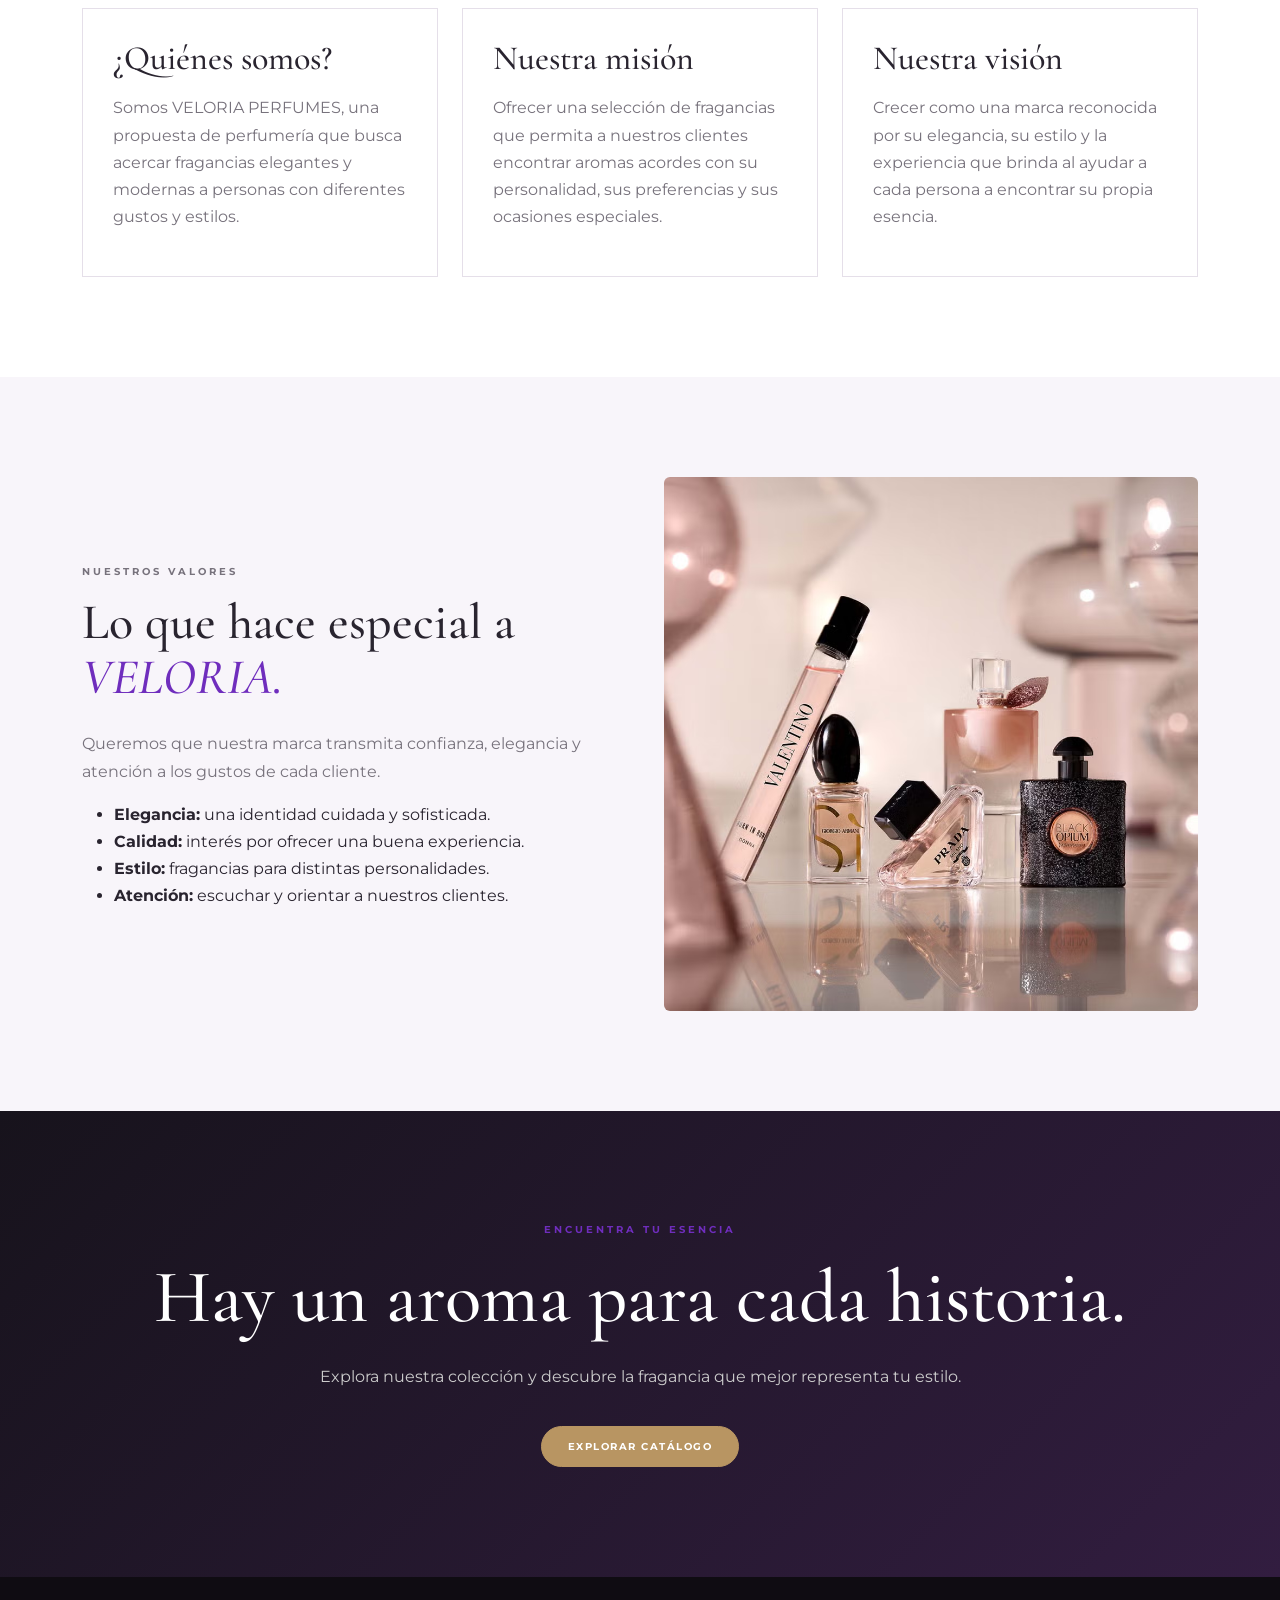
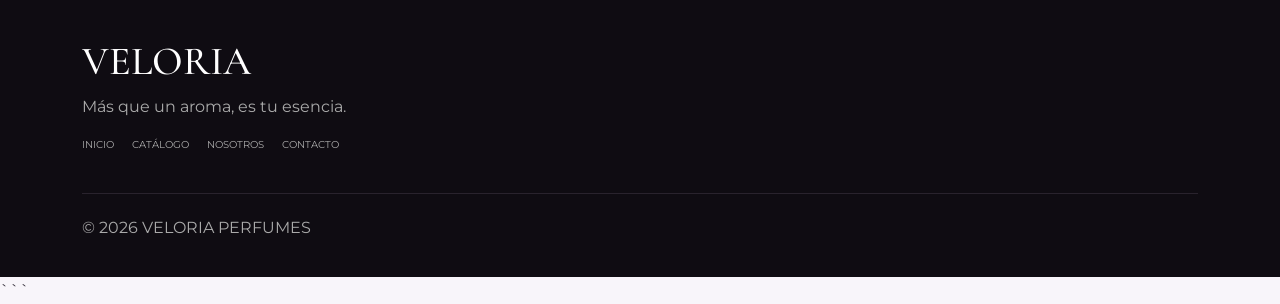
<file: javascript.html>
```html
<!DOCTYPE html>
<html lang="es">
<head>
    <meta charset="UTF-8">
    <meta name="viewport" content="width=device-width, initial-scale=1.0">

    <title>VELORIA PERFUMES | Nosotros</title>

    <link rel="preconnect" href="https://fonts.googleapis.com">
    <link rel="preconnect" href="https://fonts.gstatic.com" crossorigin>

    <link href="https://fonts.googleapis.com/css2?family=Cormorant+Garamond:wght@400;500;600;700&family=Montserrat:wght@300;400;500;600;700&display=swap" rel="stylesheet">

    <link href="https://cdn.jsdelivr.net/npm/bootstrap@5.3.3/dist/css/bootstrap.min.css" rel="stylesheet">

    <link rel="stylesheet" href="style.css">
</head>

<body>

<nav class="navbar navbar-expand-lg fixed-top veloria-navbar">
    <div class="container">

        <a class="navbar-brand" href="index.html">
            <img src="./img/43ada241-5967-4d22-9099-e7e84b31c5b8.png"
                 class="logo" alt="VELORIA PERFUMES">
        </a>

        <button class="navbar-toggler"
                type="button"
                data-bs-toggle="collapse"
                data-bs-target="#menu">
            <span class="navbar-toggler-icon"></span>
        </button>

        <div class="collapse navbar-collapse" id="menu">
            <ul class="navbar-nav ms-auto">

                <li class="nav-item">
                    <a class="nav-link" href="index.html">Inicio</a>
                </li>

                <li class="nav-item">
                    <a class="nav-link" href="catalogo.html">Catálogo</a>
                </li>

                <li class="nav-item">
                    <a class="nav-link active" href="javascript.html">Nosotros</a>
                </li>

                <li class="nav-item">
                    <a class="nav-link" href="contacto.html">Contacto</a>
                </li>

                <li class="nav-item">
                    <button id="themeToggle" class="theme-button" type="button">◐</button>
                </li>

                <li class="nav-item language-item">
                    <label class="visually-hidden" for="languageSelect">
                        Idioma / Language
                    </label>

                    <select id="languageSelect" class="language-select"
                            aria-label="Idioma / Language">
                        <option value="es">ES</option>
                        <option value="en">EN</option>
                    </select>
                </li>

            </ul>
        </div>
    </div>
</nav>


<header class="page-header">
    <div class="container">

        <p class="eyebrow">CONOCE NUESTRA ESENCIA</p>

        <h1>
            Sobre <em>nosotros.</em>
        </h1>

        <p>
            Detrás de cada fragancia existe una historia,
            una emoción y una esencia que nos hace únicos.
        </p>

    </div>
</header>


<section class="section">
    <div class="container">

        <div class="row align-items-center g-5">

            <div class="col-lg-6">
                <img src="./img/perfume veloria.webp"
                     class="img-fluid rounded"
                     alt="Fragancias de VELORIA PERFUMES">
            </div>

            <div class="col-lg-6">

                <p class="eyebrow">NUESTRA HISTORIA</p>

                <h2>
                    Una esencia que deja
                    <em>huella.</em>
                </h2>

                <p>
                    VELORIA PERFUMES nace como una propuesta dedicada
                    al mundo de las fragancias, inspirada en la elegancia,
                    el estilo y la importancia de expresar nuestra
                    personalidad a través de un aroma.
                </p>

                <p>
                    Nuestra idea es ofrecer una experiencia en la que
                    cada persona pueda descubrir perfumes que se adapten
                    a sus gustos, momentos especiales y forma de ser.
                </p>

                <p>
                    Creemos que un perfume es mucho más que una fragancia:
                    puede acompañar recuerdos, transmitir emociones
                    y convertirse en parte de nuestra identidad.
                </p>

            </div>
        </div>
    </div>
</section>


<section class="section section-light">
    <div class="container">

        <div class="section-title text-center">
            <p>LO QUE NOS REPRESENTA</p>

            <h2>
                Nuestra esencia,
                <em>nuestro propósito.</em>
            </h2>
        </div>

        <div class="row g-4">

            <div class="col-md-4">
                <div class="info-box h-100">
                    <h3>¿Quiénes somos?</h3>

                    <p>
                        Somos VELORIA PERFUMES, una propuesta de perfumería
                        que busca acercar fragancias elegantes y modernas
                        a personas con diferentes gustos y estilos.
                    </p>
                </div>
            </div>

            <div class="col-md-4">
                <div class="info-box h-100">
                    <h3>Nuestra misión</h3>

                    <p>
                        Ofrecer una selección de fragancias que permita
                        a nuestros clientes encontrar aromas acordes
                        con su personalidad, sus preferencias y sus
                        ocasiones especiales.
                    </p>
                </div>
            </div>

            <div class="col-md-4">
                <div class="info-box h-100">
                    <h3>Nuestra visión</h3>

                    <p>
                        Crecer como una marca reconocida por su elegancia,
                        su estilo y la experiencia que brinda al ayudar
                        a cada persona a encontrar su propia esencia.
                    </p>
                </div>
            </div>

        </div>
    </div>
</section>


<section class="section">
    <div class="container">

        <div class="row align-items-center g-5">

            <div class="col-lg-6">

                <p class="eyebrow">NUESTROS VALORES</p>

                <h2>
                    Lo que hace especial a
                    <em>VELORIA.</em>
                </h2>

                <p>
                    Queremos que nuestra marca transmita confianza,
                    elegancia y atención a los gustos de cada cliente.
                </p>

                <ul>
                    <li><strong>Elegancia:</strong> una identidad cuidada y sofisticada.</li>
                    <li><strong>Calidad:</strong> interés por ofrecer una buena experiencia.</li>
                    <li><strong>Estilo:</strong> fragancias para distintas personalidades.</li>
                    <li><strong>Atención:</strong> escuchar y orientar a nuestros clientes.</li>
                </ul>

            </div>

            <div class="col-lg-6">
                <img src="./img/coleccion inicio 1.avif"
                     class="img-fluid rounded"
                     alt="Colección de fragancias">
            </div>

        </div>
    </div>
</section>


<section class="cta-section">
    <div class="container text-center">

        <p class="eyebrow">ENCUENTRA TU ESENCIA</p>

        <h2>
            Hay un aroma para cada historia.
        </h2>

        <p>
            Explora nuestra colección y descubre la fragancia
            que mejor representa tu estilo.
        </p>

        <a href="catalogo.html" class="btn btn-veloria">
            Explorar catálogo
        </a>

    </div>
</section>


<footer class="footer">
    <div class="container">

        <h3>VELORIA</h3>

        <p>Más que un aroma, es tu esencia.</p>

        <div class="footer-links">
            <a href="index.html">Inicio</a>
            <a href="catalogo.html">Catálogo</a>
            <a href="javascript.html">Nosotros</a>
            <a href="contacto.html">Contacto</a>
        </div>

        <div class="footer-bottom">
            <p>© 2026 VELORIA PERFUMES</p>
        </div>

    </div>
</footer>


<script src="https://cdn.jsdelivr.net/npm/bootstrap@5.3.3/dist/js/bootstrap.bundle.min.js"></script>
<script src="language.js"></script>
<script src="script.js"></script>

</body>
</html>
```
</file>
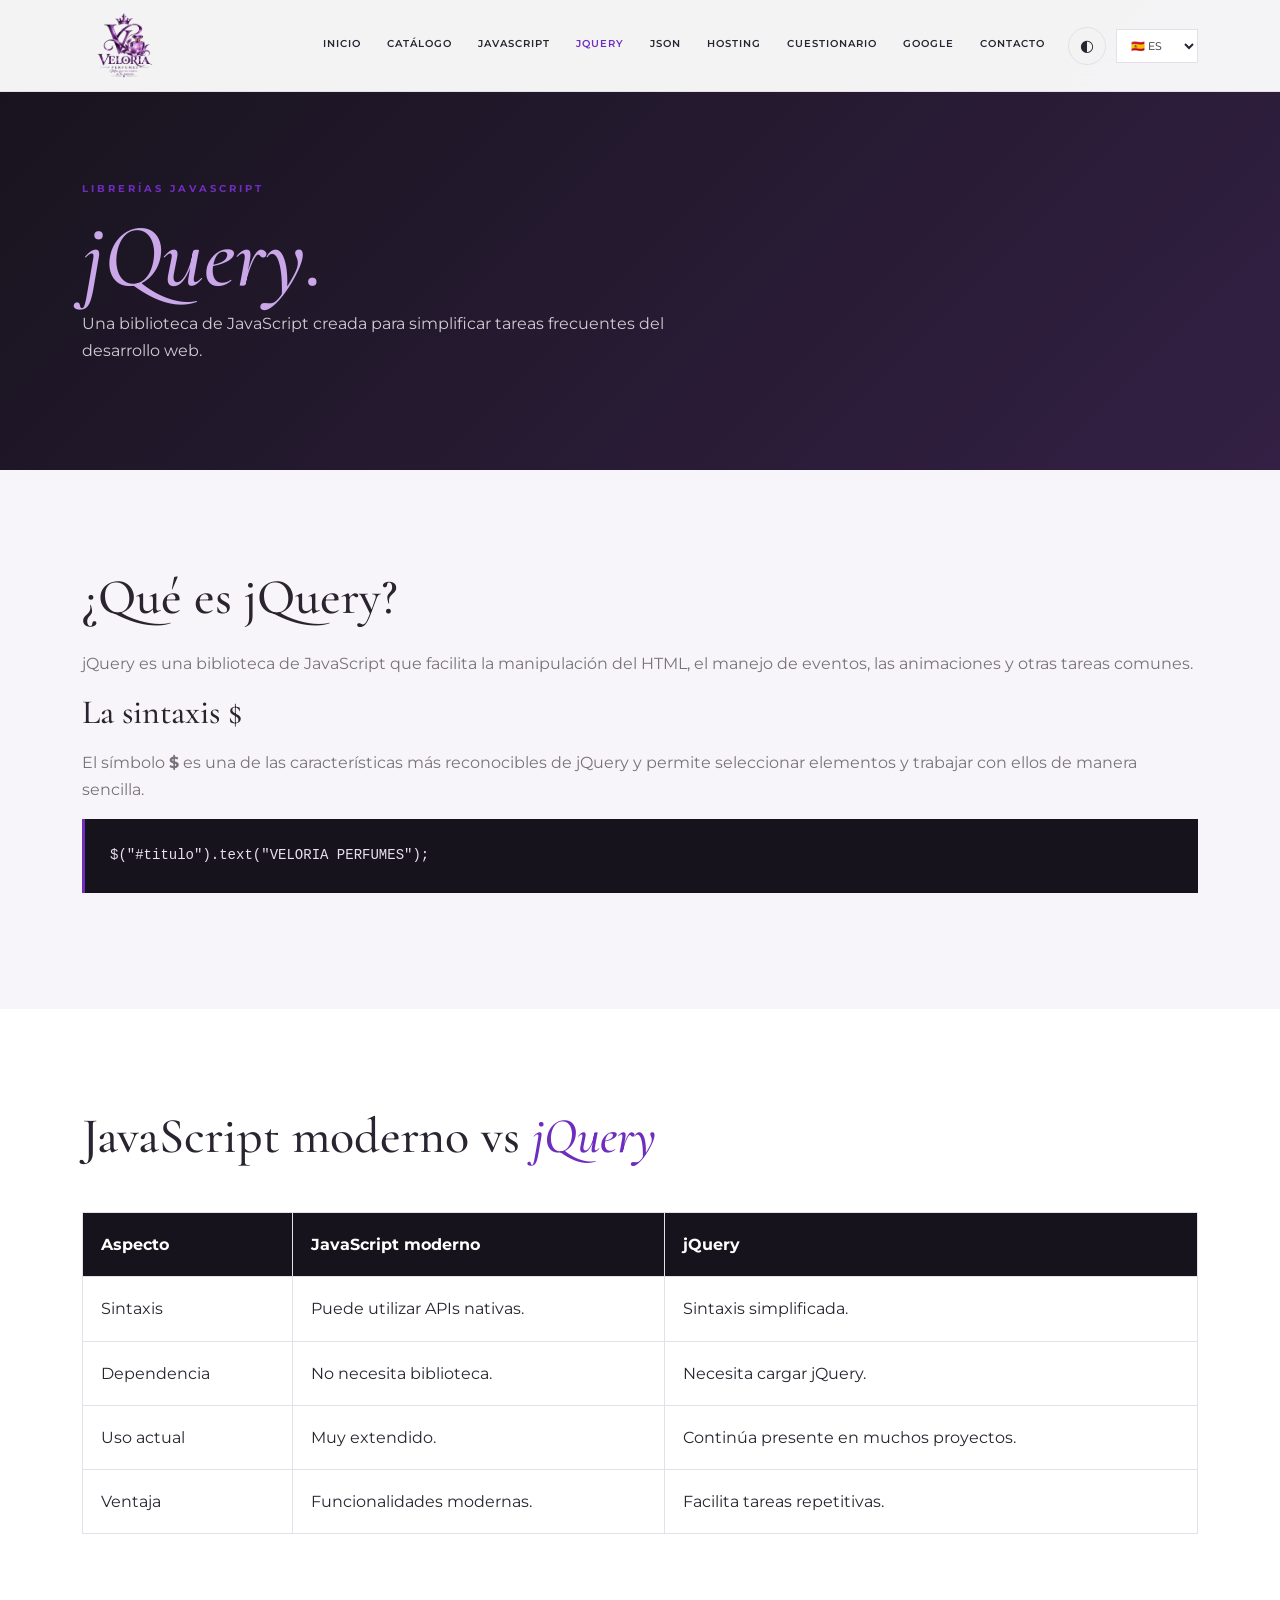
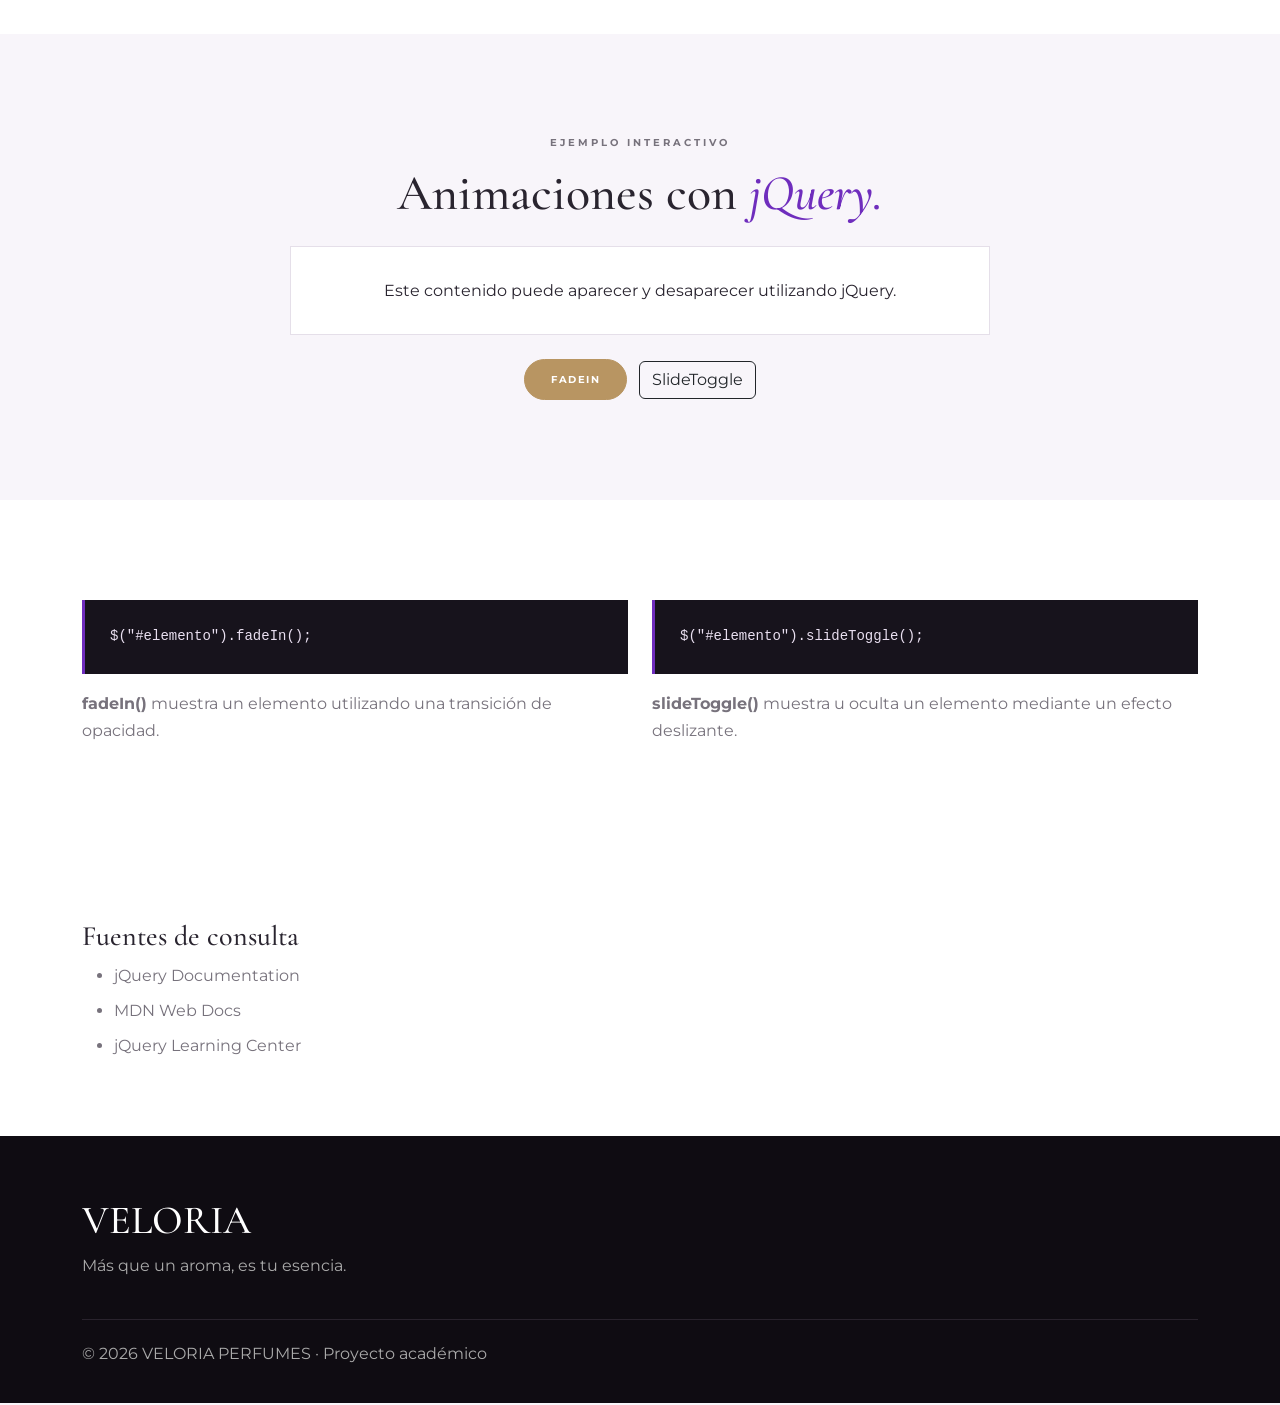
<file: jquery.html>
<!DOCTYPE html>
<html lang="es">
<head>
    <meta charset="UTF-8">
    <meta name="viewport" content="width=device-width, initial-scale=1.0">

    <title>VELORIA | jQuery</title>

    <link rel="preconnect" href="https://fonts.googleapis.com">
    <link rel="preconnect" href="https://fonts.gstatic.com" crossorigin">

    <link href="https://fonts.googleapis.com/css2?family=Cormorant+Garamond:wght@400;500;600;700&family=Montserrat:wght@300;400;500;600;700&display=swap" rel="stylesheet">

    <link href="https://cdn.jsdelivr.net/npm/bootstrap@5.3.3/dist/css/bootstrap.min.css" rel="stylesheet">

    <link rel="stylesheet" href="style.css">
</head>

<body>

<nav class="navbar navbar-expand-lg fixed-top veloria-navbar">

    <div class="container">

        <a class="navbar-brand" href="index.html">
            <img src="./img/43ada241-5967-4d22-9099-e7e84b31c5b8.png" class="logo" alt="VELORIA">
        </a>

        <button class="navbar-toggler"
                type="button"
                data-bs-toggle="collapse"
                data-bs-target="#menu">
            <span class="navbar-toggler-icon"></span>
        </button>

        <div class="collapse navbar-collapse" id="menu">

            <ul class="navbar-nav ms-auto">

                <li class="nav-item"><a class="nav-link" href="index.html">Inicio</a></li>
                <li class="nav-item"><a class="nav-link" href="catalogo.html">Catálogo</a></li>
                <li class="nav-item"><a class="nav-link" href="javascript.html">JavaScript</a></li>
                <li class="nav-item"><a class="nav-link active" href="jquery.html">jQuery</a></li>
                <li class="nav-item"><a class="nav-link" href="json.html">JSON</a></li>
                <li class="nav-item"><a class="nav-link" href="hosting.html">Hosting</a></li>
                <li class="nav-item"><a class="nav-link" href="cuestionario.html">Cuestionario</a></li>
                <li class="nav-item"><a class="nav-link" href="google.html">Google</a></li>
                <li class="nav-item"><a class="nav-link" href="contacto.html">Contacto</a></li>

                <li class="nav-item">
                    <button id="themeToggle" class="theme-button">◐</button>
                </li>

                <li class="nav-item language-item">
                    <label class="visually-hidden" for="languageSelect">Idioma / Language</label>
                    <select id="languageSelect" class="language-select" aria-label="Idioma / Language">
                        <option value="es">🇪🇸 ES</option>
                        <option value="en">🇬🇧 EN</option>
                    </select>
                </li>

            </ul>

        </div>

    </div>

</nav>


<header class="page-header">

    <div class="container">

        <p class="eyebrow">LIBRERÍAS JAVASCRIPT</p>

        <h1>
            <em>jQuery.</em>
        </h1>

        <p>
            Una biblioteca de JavaScript creada para simplificar
            tareas frecuentes del desarrollo web.
        </p>

    </div>

</header>


<section class="section">

    <div class="container">

        <h2>¿Qué es jQuery?</h2>

        <p>
            jQuery es una biblioteca de JavaScript que facilita
            la manipulación del HTML, el manejo de eventos,
            las animaciones y otras tareas comunes.
        </p>

        <h3>La sintaxis $</h3>

        <p>
            El símbolo <strong>$</strong> es una de las características
            más reconocibles de jQuery y permite seleccionar elementos
            y trabajar con ellos de manera sencilla.
        </p>

<pre class="code-block"><code>$("#titulo").text("VELORIA PERFUMES");</code></pre>

    </div>

</section>


<section class="section section-light">

    <div class="container">

        <h2 class="mb-5">
            JavaScript moderno vs <em>jQuery</em>
        </h2>

        <div class="table-responsive">

            <table class="comparison-table">

                <thead>

                    <tr>
                        <th>Aspecto</th>
                        <th>JavaScript moderno</th>
                        <th>jQuery</th>
                    </tr>

                </thead>

                <tbody>

                    <tr>
                        <td>Sintaxis</td>
                        <td>Puede utilizar APIs nativas.</td>
                        <td>Sintaxis simplificada.</td>
                    </tr>

                    <tr>
                        <td>Dependencia</td>
                        <td>No necesita biblioteca.</td>
                        <td>Necesita cargar jQuery.</td>
                    </tr>

                    <tr>
                        <td>Uso actual</td>
                        <td>Muy extendido.</td>
                        <td>Continúa presente en muchos proyectos.</td>
                    </tr>

                    <tr>
                        <td>Ventaja</td>
                        <td>Funcionalidades modernas.</td>
                        <td>Facilita tareas repetitivas.</td>
                    </tr>

                </tbody>

            </table>

        </div>

    </div>

</section>


<section class="section">

    <div class="container text-center">

        <p class="eyebrow">EJEMPLO INTERACTIVO</p>

        <h2>
            Animaciones con <em>jQuery.</em>
        </h2>

        <div id="jqueryDemo" class="demo-box mt-4">

            Este contenido puede aparecer y desaparecer
            utilizando jQuery.

        </div>

        <div class="mt-4">

            <button id="fadeButton"
                    class="btn btn-veloria me-2">
                FadeIn
            </button>

            <button id="slideButton"
                    class="btn btn-outline-dark">
                SlideToggle
            </button>

        </div>

    </div>

</section>


<section class="section section-light">

    <div class="container">

        <div class="row g-4">

            <div class="col-md-6">

<pre class="code-block"><code>$("#elemento").fadeIn();</code></pre>

                <p>
                    <strong>fadeIn()</strong> muestra un elemento
                    utilizando una transición de opacidad.
                </p>

            </div>

            <div class="col-md-6">

<pre class="code-block"><code>$("#elemento").slideToggle();</code></pre>

                <p>
                    <strong>slideToggle()</strong> muestra u oculta
                    un elemento mediante un efecto deslizante.
                </p>

            </div>

        </div>

    </div>

</section>


<section class="resources-section">

    <div class="container">

        <h3>Fuentes de consulta</h3>

        <ul>
            <li>jQuery Documentation</li>
            <li>MDN Web Docs</li>
            <li>jQuery Learning Center</li>
        </ul>

    </div>

</section>


<footer class="footer">

    <div class="container">

        <h3>VELORIA</h3>

        <p>Más que un aroma, es tu esencia.</p>

        <div class="footer-bottom">
            <p>© 2026 VELORIA PERFUMES · Proyecto académico</p>
        </div>

    </div>

</footer>


<script src="https://cdn.jsdelivr.net/npm/jquery@3.7.1/dist/jquery.min.js"></script>

<script src="https://cdn.jsdelivr.net/npm/bootstrap@5.3.3/dist/js/bootstrap.bundle.min.js"></script>

<script src="language.js"></script>
<script src="script.js"></script>

</body>
</html>
</file>
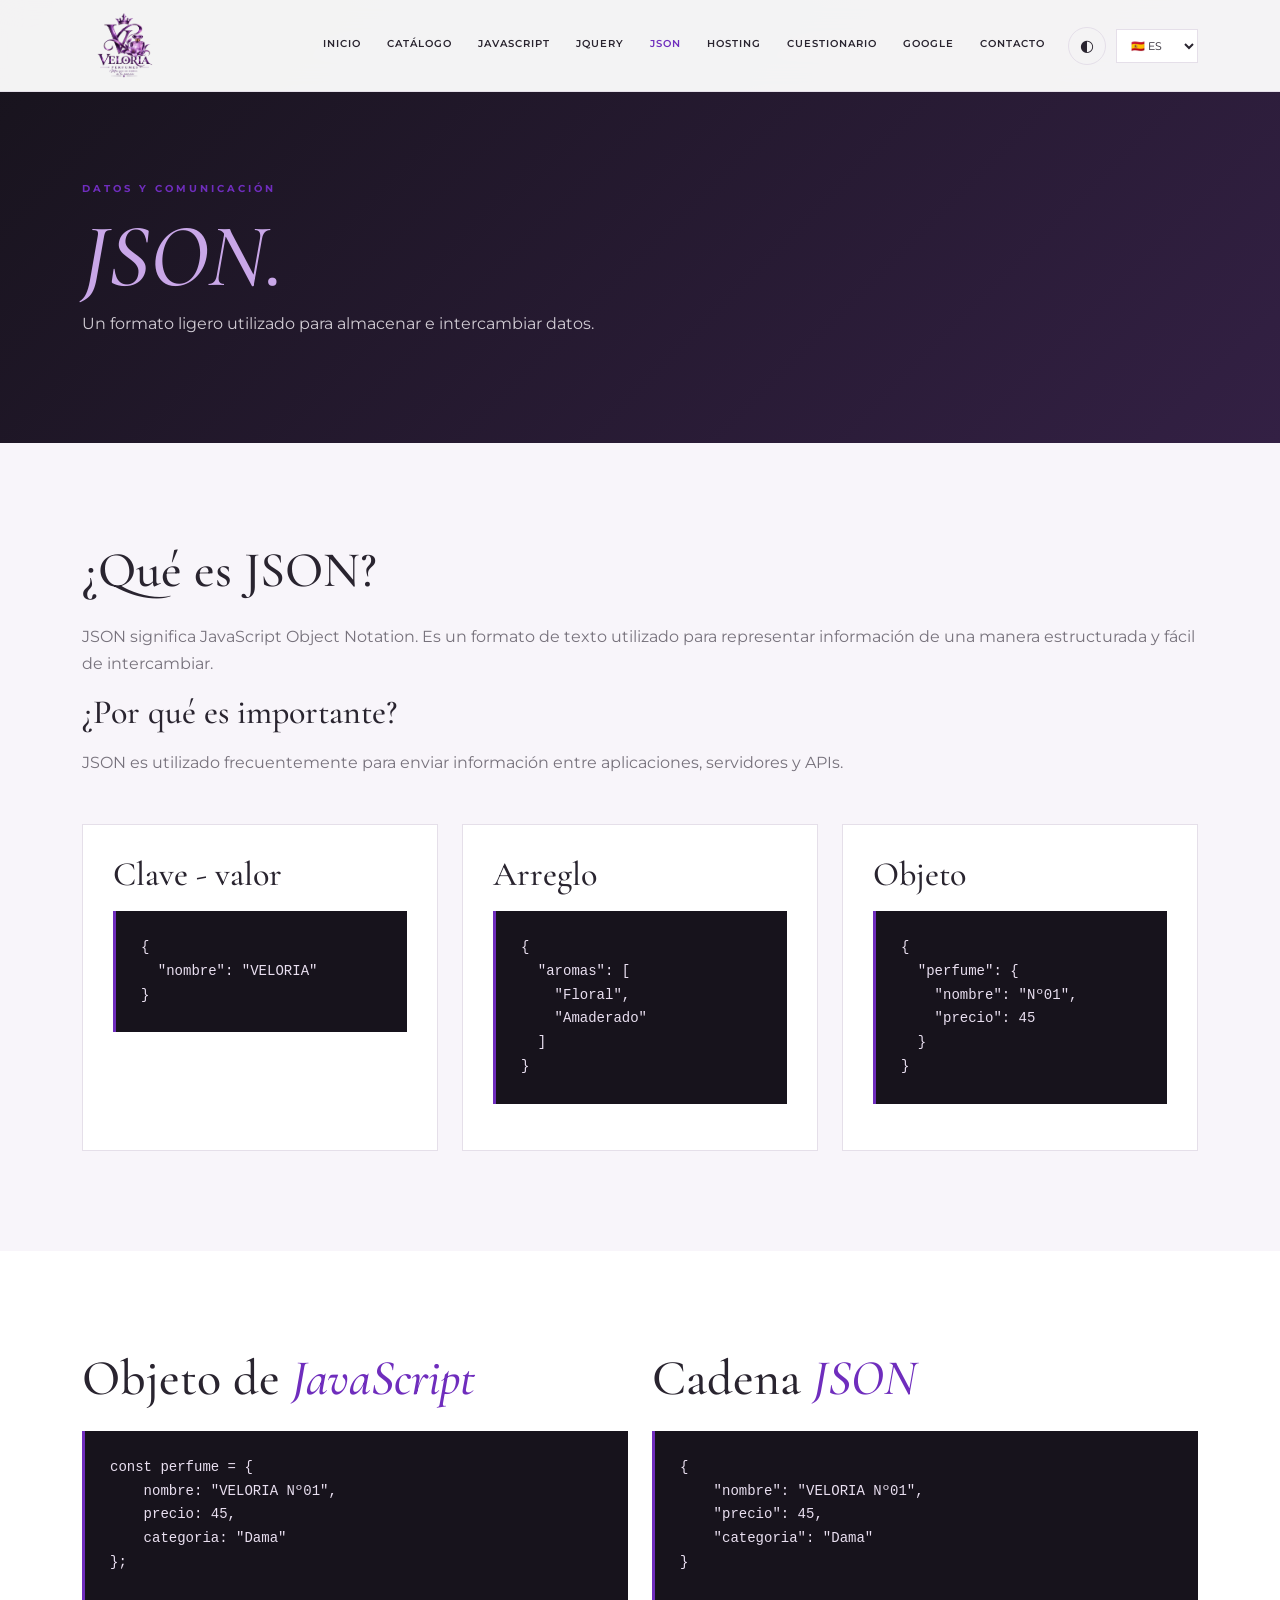
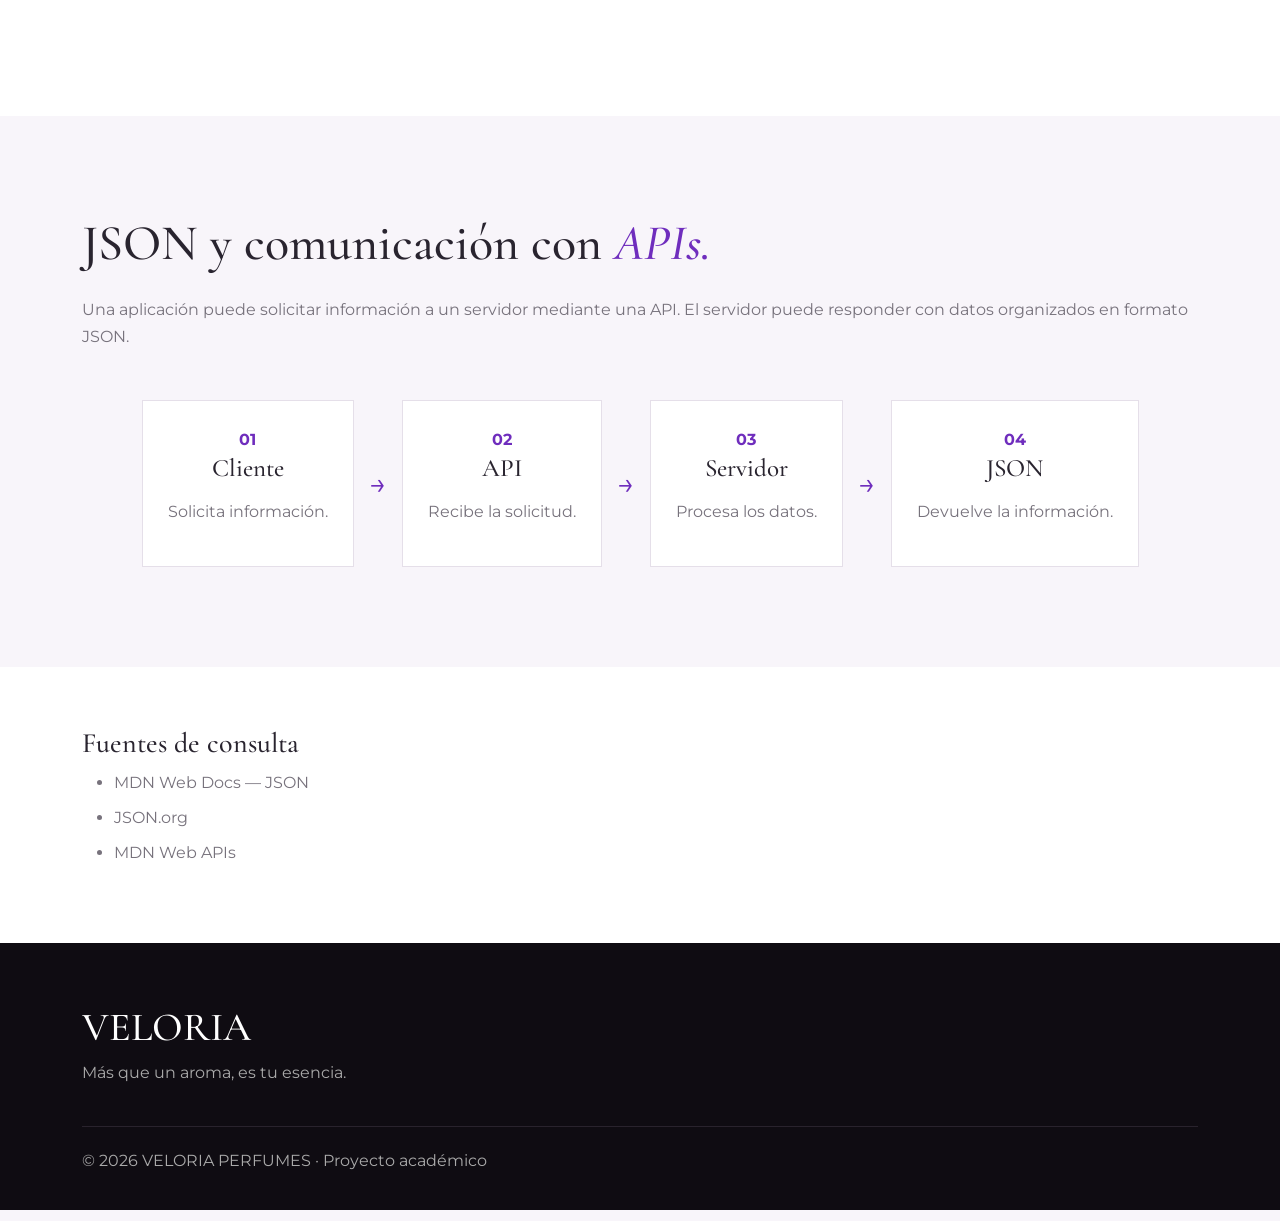
<file: json.html>
<!DOCTYPE html>
<html lang="es">
<head>

    <meta charset="UTF-8">
    <meta name="viewport" content="width=device-width, initial-scale=1.0">

    <title>VELORIA | JSON</title>

    <link rel="preconnect" href="https://fonts.googleapis.com">
    <link rel="preconnect" href="https://fonts.gstatic.com" crossorigin">

    <link href="https://fonts.googleapis.com/css2?family=Cormorant+Garamond:wght@400;500;600;700&family=Montserrat:wght@300;400;500;600;700&display=swap" rel="stylesheet">

    <link href="https://cdn.jsdelivr.net/npm/bootstrap@5.3.3/dist/css/bootstrap.min.css" rel="stylesheet">

    <link rel="stylesheet" href="style.css">

</head>

<body>

<nav class="navbar navbar-expand-lg fixed-top veloria-navbar">

    <div class="container">

        <a class="navbar-brand" href="index.html">
            <img src="./img/43ada241-5967-4d22-9099-e7e84b31c5b8.png" class="logo" alt="VELORIA">
        </a>

        <button class="navbar-toggler"
                type="button"
                data-bs-toggle="collapse"
                data-bs-target="#menu">

            <span class="navbar-toggler-icon"></span>

        </button>

        <div class="collapse navbar-collapse" id="menu">

            <ul class="navbar-nav ms-auto">

                <li class="nav-item"><a class="nav-link" href="index.html">Inicio</a></li>
                <li class="nav-item"><a class="nav-link" href="catalogo.html">Catálogo</a></li>
                <li class="nav-item"><a class="nav-link" href="javascript.html">JavaScript</a></li>
                <li class="nav-item"><a class="nav-link" href="jquery.html">jQuery</a></li>
                <li class="nav-item"><a class="nav-link active" href="json.html">JSON</a></li>
                <li class="nav-item"><a class="nav-link" href="hosting.html">Hosting</a></li>
                <li class="nav-item"><a class="nav-link" href="cuestionario.html">Cuestionario</a></li>
                <li class="nav-item"><a class="nav-link" href="google.html">Google</a></li>
                <li class="nav-item"><a class="nav-link" href="contacto.html">Contacto</a></li>

                <li class="nav-item">
                    <button id="themeToggle" class="theme-button">◐</button>
                </li>

                <li class="nav-item language-item">
                    <label class="visually-hidden" for="languageSelect">Idioma / Language</label>
                    <select id="languageSelect" class="language-select" aria-label="Idioma / Language">
                        <option value="es">🇪🇸 ES</option>
                        <option value="en">🇬🇧 EN</option>
                    </select>
                </li>

            </ul>

        </div>

    </div>

</nav>


<header class="page-header">

    <div class="container">

        <p class="eyebrow">DATOS Y COMUNICACIÓN</p>

        <h1>
            <em>JSON.</em>
        </h1>

        <p>
            Un formato ligero utilizado para almacenar e intercambiar datos.
        </p>

    </div>

</header>


<section class="section">

    <div class="container">

        <h2>¿Qué es JSON?</h2>

        <p>
            JSON significa JavaScript Object Notation. Es un formato
            de texto utilizado para representar información de una
            manera estructurada y fácil de intercambiar.
        </p>

        <h3>¿Por qué es importante?</h3>

        <p>
            JSON es utilizado frecuentemente para enviar información
            entre aplicaciones, servidores y APIs.
        </p>


        <div class="row g-4 mt-4">

            <div class="col-md-4">

                <div class="info-box">

                    <h3>Clave - valor</h3>

<pre><code>{
  "nombre": "VELORIA"
}</code></pre>

                </div>

            </div>


            <div class="col-md-4">

                <div class="info-box">

                    <h3>Arreglo</h3>

<pre><code>{
  "aromas": [
    "Floral",
    "Amaderado"
  ]
}</code></pre>

                </div>

            </div>


            <div class="col-md-4">

                <div class="info-box">

                    <h3>Objeto</h3>

<pre><code>{
  "perfume": {
    "nombre": "Nº01",
    "precio": 45
  }
}</code></pre>

                </div>

            </div>

        </div>

    </div>

</section>


<section class="section section-light">

    <div class="container">

        <div class="row g-4">

            <div class="col-lg-6">

                <h2>
                    Objeto de <em>JavaScript</em>
                </h2>

<pre class="code-block"><code>const perfume = {
    nombre: "VELORIA Nº01",
    precio: 45,
    categoria: "Dama"
};</code></pre>

            </div>


            <div class="col-lg-6">

                <h2>
                    Cadena <em>JSON</em>
                </h2>

<pre class="code-block"><code>{
    "nombre": "VELORIA Nº01",
    "precio": 45,
    "categoria": "Dama"
}</code></pre>

            </div>

        </div>

    </div>

</section>


<section class="section">

    <div class="container">

        <h2>
            JSON y comunicación con <em>APIs.</em>
        </h2>

        <p>
            Una aplicación puede solicitar información a un servidor
            mediante una API. El servidor puede responder con datos
            organizados en formato JSON.
        </p>


        <div class="flow">

            <div class="flow-item">
                <span>01</span>
                <h3>Cliente</h3>
                <p>Solicita información.</p>
            </div>

            <div class="flow-arrow">→</div>

            <div class="flow-item">
                <span>02</span>
                <h3>API</h3>
                <p>Recibe la solicitud.</p>
            </div>

            <div class="flow-arrow">→</div>

            <div class="flow-item">
                <span>03</span>
                <h3>Servidor</h3>
                <p>Procesa los datos.</p>
            </div>

            <div class="flow-arrow">→</div>

            <div class="flow-item">
                <span>04</span>
                <h3>JSON</h3>
                <p>Devuelve la información.</p>
            </div>

        </div>

    </div>

</section>


<section class="resources-section">

    <div class="container">

        <h3>Fuentes de consulta</h3>

        <ul>
            <li>MDN Web Docs — JSON</li>
            <li>JSON.org</li>
            <li>MDN Web APIs</li>
        </ul>

    </div>

</section>


<footer class="footer">

    <div class="container">

        <h3>VELORIA</h3>

        <p>Más que un aroma, es tu esencia.</p>

        <div class="footer-bottom">
            <p>© 2026 VELORIA PERFUMES · Proyecto académico</p>
        </div>

    </div>

</footer>


<script src="https://cdn.jsdelivr.net/npm/bootstrap@5.3.3/dist/js/bootstrap.bundle.min.js"></script>

<script src="language.js"></script>
<script src="script.js"></script>

</body>
</html>
</file>
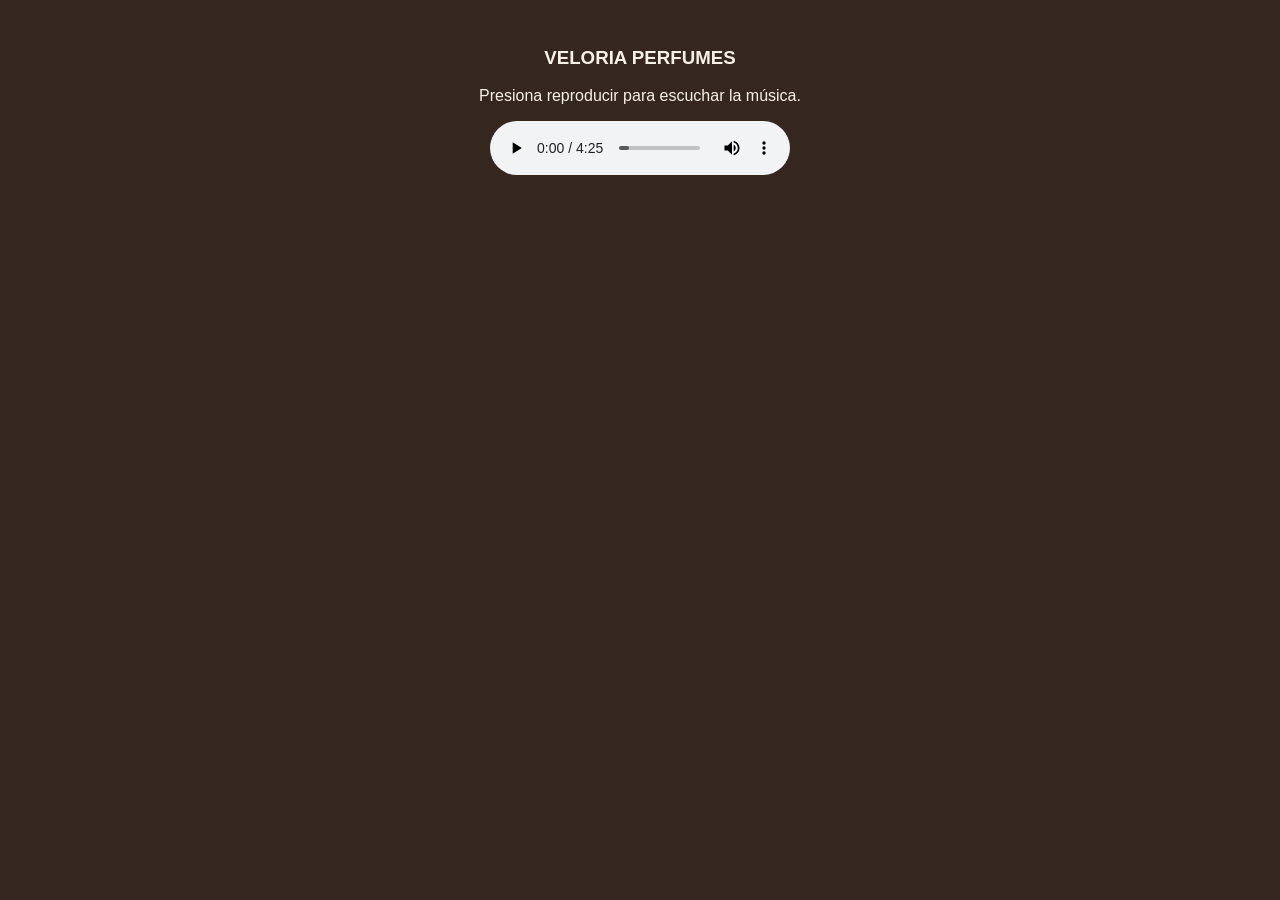
<file: musica.html>
<!DOCTYPE html>
<html lang="es">
<head>
    <meta charset="UTF-8">
    <meta name="viewport" content="width=device-width, initial-scale=1.0">
    <title>Música | Veloria Perfumes</title>
    <style>
        body {
            background: #35271f;
            color: #f8f1e7;
            font-family: Arial, sans-serif;
            text-align: center;
            padding: 20px;
        }

        button {
            background: #c6a875;
            color: #35271f;
            border: none;
            border-radius: 20px;
            padding: 10px 18px;
            cursor: pointer;
        }
    </style>
</head>
<body>
    <h3>VELORIA PERFUMES</h3>
    <p>Música elegante</p>

    <audio id="musica" controls loop>
        <source src="./audio/Perfect (Instrumental) - Ed Sheeran - Instrumental Channel.mp3" type="audio/mpeg">
        Tu navegador no puede reproducir este audio.
    </audio>

    <script>
        const musica = document.getElementById("musica");

        musica.play().catch(() => {
            document.querySelector("p").textContent =
                "Presiona reproducir para escuchar la música.";
        });
    </script>
</body>
</html>
</file>
<file: style.css>
:root {
    --purple: #6F2DBD;
    --lilac: #C9A7E8;
    --dark: #17131C;
    --dark2: #211C26;
    --white: #FFFFFF;
    --cream: #F8F5FA;
    --text: #29242F;
    --gray: #77727C;
    --border: #E5DFE9;
}

[data-theme="dark"] {
    --cream: #17131C;
    --white: #211C26;
    --text: #F8F5FA;
    --gray: #C8C1CC;
    --border: #3B3442;
}

* {
    box-sizing: border-box;
    margin: 0;
    padding: 0;
}

html {
    scroll-behavior: smooth;
}

body {
    font-family: "Montserrat", sans-serif;
    background: var(--cream);
    color: var(--text);
    line-height: 1.7;
    transition: 0.3s;
}

h1,
h2,
h3,
h4 {
    font-family: "Cormorant Garamond", serif;
}

a {
    text-decoration: none;
}


/* NAVBAR */

.veloria-navbar {
    background: rgba(255,255,255,0.95);
    backdrop-filter: blur(15px);
    border-bottom: 1px solid var(--border);
    padding: 8px 0;
}

[data-theme="dark"] .veloria-navbar {
    background: rgba(23,19,28,0.95);
}

.logo {
    width: 85px;
    height: 65px;
    object-fit: contain;
}

.nav-link {
    color: var(--text) !important;
    font-size: 10px;
    font-weight: 600;
    letter-spacing: 1px;
    text-transform: uppercase;
    margin-left: 10px;
}

.nav-link:hover,
.nav-link.active {
    color: var(--purple) !important;
}

.theme-button {
    background: transparent;
    border: 1px solid var(--border);
    color: var(--text);
    border-radius: 50%;
    width: 38px;
    height: 38px;
    margin-left: 15px;
    cursor: pointer;
}


/* HERO */

.hero {
    min-height: 100vh;
    padding: 150px 0 80px;
    display: flex;
    align-items: center;
    background:
        linear-gradient(
            90deg,
            rgba(23,19,28,.96),
            rgba(23,19,28,.65)
        ),
        url("imagen-principal.jpg") center/cover;
    color: white;
}

.eyebrow {
    color: var(--purple);
    font-size: 10px;
    font-weight: 700;
    letter-spacing: 3px;
    text-transform: uppercase;
    margin-bottom: 15px;
}

.hero .eyebrow {
    color: var(--lilac);
}

.hero h1 {
    font-size: clamp(55px, 7vw, 95px);
    line-height: .9;
    font-weight: 500;
    margin-bottom: 30px;
}

.hero h1 span {
    display: block;
    color: var(--lilac);
    font-style: italic;
}

.hero-text {
    max-width: 600px;
    color: #ddd8df;
    margin-bottom: 35px;
}

.hero-image {
    width: 100%;
    height: 570px;
    object-fit: cover;
}


/* PAGE HEADER */

.page-header {
    padding: 180px 0 90px;
    background:
        linear-gradient(135deg, #17131C, #332044);
    color: white;
}

.page-header h1 {
    font-size: clamp(55px, 7vw, 90px);
    line-height: 1;
}

.page-header h1 em {
    color: var(--lilac);
}

.page-header p:last-child {
    max-width: 650px;
    color: #d1ccd4;
}


/* SECCIONES */

.section {
    padding: 100px 0;
}

.section-light {
    background: var(--white);
}

.section-dark {
    background: var(--dark);
    color: white;
}

.section-title {
    margin-bottom: 55px;
}

.section-title p {
    color: var(--purple);
    font-size: 10px;
    font-weight: 700;
    letter-spacing: 3px;
}

.section-title h2 {
    font-size: clamp(42px, 5vw, 65px);
    line-height: 1;
}

.section-title em {
    color: var(--purple);
}

.section h2 {
    font-size: 50px;
    line-height: 1.1;
    margin-bottom: 25px;
}

.section h2 em {
    color: var(--purple);
}

.section h3 {
    font-size: 34px;
    margin-bottom: 15px;
}

.section p {
    color: var(--gray);
}

.section-image {
    width: 100%;
    height: 540px;
    object-fit: cover;
}


/* BOTONES */

.btn-veloria {
    background: var(--purple);
    border: 1px solid var(--purple);
    color: white;
    padding: 14px 28px;
    border-radius: 0;
    font-size: 10px;
    font-weight: 700;
    letter-spacing: 1.5px;
    text-transform: uppercase;
}

.btn-veloria:hover {
    background: transparent;
    color: var(--purple);
}


/* TARJETAS */

.info-card {
    height: 100%;
    padding: 35px;
    border: 1px solid rgba(255,255,255,.15);
}

.info-card:hover {
    border-color: var(--purple);
}

.info-card span {
    color: var(--lilac);
}

.info-card h3 {
    font-size: 32px;
    margin-top: 20px;
}

.info-card p {
    color: white;
    font-weight: 600;
}

.info-card small {
    color: #aaa;
}


/* CARRUSEL */

.carousel-item img {
    height: 650px;
    object-fit: cover;
    filter: brightness(.65);
}

.carousel-caption {
    bottom: 25%;
}

.carousel-caption p {
    color: var(--lilac);
    font-size: 11px;
    letter-spacing: 3px;
    font-weight: 700;
}

.carousel-caption h2 {
    color: white;
    font-size: clamp(40px, 6vw, 80px);
}


/* COLORES */

.color-card {
    height: 100%;
    background: var(--white);
    border: 1px solid var(--border);
    padding-bottom: 25px;
}

.color-card .color {
    height: 150px;
    margin-bottom: 25px;
}

.color-card h3,
.color-card strong,
.color-card p {
    margin-left: 25px;
    margin-right: 25px;
}

.color-card h3 {
    font-size: 30px;
}

.color-card strong {
    color: var(--purple);
    font-size: 12px;
}

.color-card p {
    font-size: 13px;
}

.purple {
    background: #6F2DBD;
}

.lilac {
    background: #C9A7E8;
}

.black {
    background: #17131C;
}

.white {
    background: #FFFFFF;
    border-bottom: 1px solid var(--border);
}


/* CATÁLOGO */

.filter-buttons {
    display: flex;
    justify-content: center;
    gap: 10px;
    margin-bottom: 50px;
}

.filter-btn {
    background: transparent;
    border: 1px solid var(--border);
    color: var(--text);
    padding: 12px 25px;
    cursor: pointer;
    text-transform: uppercase;
    font-size: 10px;
    letter-spacing: 1px;
}

.filter-btn.active,
.filter-btn:hover {
    background: var(--purple);
    color: white;
    border-color: var(--purple);
}

.product-card {
    background: var(--white);
    border: 1px solid var(--border);
    height: 100%;
    transition: .3s;
}

.product-card:hover {
    transform: translateY(-7px);
}

.product-card > img {
    width: 100%;
    height: 450px;
    object-fit: cover;
}

.product-info {
    padding: 25px;
}

.product-info > span {
    color: var(--purple);
    font-size: 9px;
    font-weight: 700;
    letter-spacing: 2px;
}

.product-info h2 {
    font-size: 35px;
    margin: 10px 0;
}

.product-info p {
    font-size: 13px;
    color: var(--gray);
}

.product-info strong {
    color: var(--purple);
}


/* CÓDIGO */

.code-block,
pre {
    background: #17131C;
    color: #e9dff0;
    padding: 25px;
    overflow-x: auto;
    border-left: 3px solid var(--purple);
    text-align: left;
}

code {
    font-family: Consolas, monospace;
}


/* TABLAS */

.comparison-table {
    width: 100%;
    border-collapse: collapse;
    background: var(--white);
}

.comparison-table th,
.comparison-table td {
    padding: 18px;
    border: 1px solid var(--border);
    text-align: left;
}

.comparison-table th {
    background: var(--dark);
    color: white;
}


/* INFO BOX */

.info-box {
    height: 100%;
    padding: 30px;
    background: var(--white);
    border: 1px solid var(--border);
}

.info-box p {
    color: var(--gray);
}


/* DEMOS */

.demo-box {
    max-width: 700px;
    margin-left: auto;
    margin-right: auto;
    padding: 30px;
    background: var(--white);
    border: 1px solid var(--border);
    transition: .4s;
}

.demo-active {
    border-color: var(--purple);
    color: var(--purple);
}


/* JSON / DNS */

.flow {
    display: flex;
    align-items: stretch;
    justify-content: center;
    gap: 15px;
    flex-wrap: wrap;
    margin-top: 50px;
}

.flow-item {
    min-width: 160px;
    padding: 25px;
    text-align: center;
    background: var(--white);
    border: 1px solid var(--border);
}

.flow-item span {
    color: var(--purple);
    font-weight: 700;
}

.flow-item h3 {
    font-size: 25px;
}

.flow-arrow {
    display: flex;
    align-items: center;
    font-size: 30px;
    color: var(--purple);
}

.domain-example {
    display: flex;
    justify-content: center;
    align-items: center;
    gap: 5px;
    margin: 60px 0;
    font-size: 55px;
    font-family: "Cormorant Garamond", serif;
}

.domain-example strong {
    color: var(--lilac);
}

.dns-box {
    display: flex;
    flex-direction: column;
    align-items: center;
    gap: 10px;
    margin-top: 40px;
}

.dns-box div {
    background: var(--purple);
    color: white;
    padding: 15px 40px;
    min-width: 220px;
    text-align: center;
}

.dns-box span {
    color: var(--purple);
    font-size: 25px;
}


/* QUIZ */

.quiz-card {
    background: var(--white);
    border: 1px solid var(--border);
    padding: 30px;
    margin-bottom: 25px;
}

.quiz-card h3 {
    font-size: 28px;
}

.quiz-card label {
    display: block;
    padding: 10px 0;
    color: var(--gray);
    cursor: pointer;
}

.quiz-card input {
    margin-right: 10px;
}

.quiz-feedback {
    margin-top: 10px;
    font-weight: 600;
}

.correct {
    color: #198754;
}

.incorrect {
    color: #c0392b;
}

.quiz-result {
    display: none;
    margin-top: 30px;
    padding: 30px;
    background: var(--white);
    border: 2px solid var(--purple);
    font-size: 20px;
}


/* GOOGLE */

.google-note {
    padding: 25px;
    background: var(--white);
    border-left: 4px solid var(--purple);
    margin-bottom: 50px;
}

.google-grid {
    display: grid;
    grid-template-columns: repeat(3, 1fr);
    gap: 25px;
}

.google-card {
    padding: 30px;
    min-height: 190px;
    background: var(--white);
    border: 1px solid var(--border);
    transition: .3s;
}

.google-card:hover {
    transform: translateY(-6px);
    border-color: var(--purple);
}

.google-card span {
    color: var(--purple);
    font-weight: 700;
}

.google-card h3 {
    font-size: 30px;
    margin: 15px 0;
}

.google-card p {
    font-size: 13px;
}


/* CONTACTO */

.contact-details {
    margin-top: 35px;
}

.contact-details div {
    border-bottom: 1px solid var(--border);
    padding: 18px 0;
}

.contact-details strong {
    color: var(--purple);
}

.contact-details p {
    margin: 5px 0 0;
}

.contact-form {
    background: var(--white);
    border: 1px solid var(--border);
    padding: 40px;
}

.contact-form label {
    display: block;
    margin-top: 20px;
    margin-bottom: 7px;
    font-size: 12px;
    font-weight: 600;
}

.contact-form input,
.contact-form textarea {
    width: 100%;
    padding: 14px;
    border: 1px solid var(--border);
    background: var(--cream);
    color: var(--text);
    outline: none;
}

.contact-form input:focus,
.contact-form textarea:focus {
    border-color: var(--purple);
}

.form-message {
    display: none;
    margin-top: 20px;
    padding: 15px;
    color: #198754;
    border: 1px solid #198754;
}


/* RECURSOS */

.resources-section {
    padding: 60px 0;
    background: var(--white);
}

.resources-section li {
    margin-bottom: 8px;
    color: var(--gray);
}


/* CTA */

.cta-section {
    padding: 110px 0;
    background: linear-gradient(135deg, #17131C, #321D40);
    color: white;
}

.cta-section h2 {
    font-size: clamp(45px, 6vw, 75px);
}

.cta-section > .container > p:not(.eyebrow) {
    max-width: 650px;
    margin: 20px auto 35px;
    color: #ccc;
}


/* FOOTER */

.footer {
    background: #0F0C12;
    color: white;
    padding: 60px 0 20px;
}

.footer h3 {
    font-size: 40px;
}

.footer p {
    color: #aaa;
}

.footer-links {
    display: flex;
    flex-wrap: wrap;
    gap: 18px;
}

.footer-links a {
    color: #aaa;
    font-size: 10px;
    text-transform: uppercase;
}

.footer-links a:hover {
    color: var(--lilac);
}

.footer-bottom {
    border-top: 1px solid #29232D;
    margin-top: 40px;
    padding-top: 20px;
}


/* RESPONSIVE */

@media (max-width: 991px) {

    .nav-link {
        margin-left: 0;
    }

    .theme-button {
        margin-left: 0;
        margin-top: 10px;
    }

    .hero {
        padding-top: 150px;
    }

    .hero-image {
        margin-top: 40px;
    }

    .google-grid {
        grid-template-columns: repeat(2, 1fr);
    }

}

@media (max-width: 768px) {

    .section {
        padding: 75px 0;
    }

    .hero h1 {
        font-size: 60px;
    }

    .hero-image {
        height: 400px;
    }

    .section-image {
        height: 400px;
        margin-bottom: 35px;
    }

    .carousel-item img {
        height: 480px;
    }

    .carousel-caption h2 {
        font-size: 42px;
    }

    .google-grid {
        grid-template-columns: 1fr;
    }

    .domain-example {
        font-size: 38px;
    }

    .flow-arrow {
        display: none;
    }

}

@media (max-width: 576px) {

    .logo {
        width: 70px;
    }

    .hero h1 {
        font-size: 50px;
    }

    .section h2 {
        font-size: 40px;
    }

    .product-card > img {
        height: 380px;
    }

    .contact-form {
        padding: 25px;
    }

}

/* SELECTOR DE IDIOMA */
.language-item {
    display: flex;
    align-items: center;
    margin-left: 10px;
}

.language-select {
    appearance: auto;
    background: var(--white, #fff);
    color: var(--text, #17131C);
    border: 1px solid var(--border, #ddd);
    padding: 8px 10px;
    font-family: inherit;
    font-size: 11px;
    cursor: pointer;
    min-width: 82px;
}

[data-theme="dark"] .language-select {
    background: #17131C;
    color: #fff;
    border-color: #51465a;
}

@media (max-width: 991px) {
    .language-item { margin-left: 0; margin-top: 10px; }
}

.boton-musica {
  position: fixed;
  bottom: 22px;
  right: 22px;
  z-index: 9999;
  background: #35271f;
  color: #f8f1e7;
  border: 1px solid #c6a875;
  border-radius: 30px;
  padding: 12px 20px;
  font-size: 14px;
  cursor: pointer;
  box-shadow: 0 4px 15px #0002;
  transition: 0.3s;
}

.boton-musica:hover {
  background: #70523e;
  transform: translateY(-2px);
}

/* Botón de ubicación de VELORIA PERFUMES */
.btn-veloria {
    background-color: #B89562;
    color: #ffffff;
    border: 1px solid #B89562;
    border-radius: 30px;
    padding: 12px 26px;
    transition: all 0.3s ease;
}

.btn-veloria:hover {
    background-color: #8C6A3F;
    border-color: #8C6A3F;
    color: #ffffff;
    transform: translateY(-2px);
}
</file>
